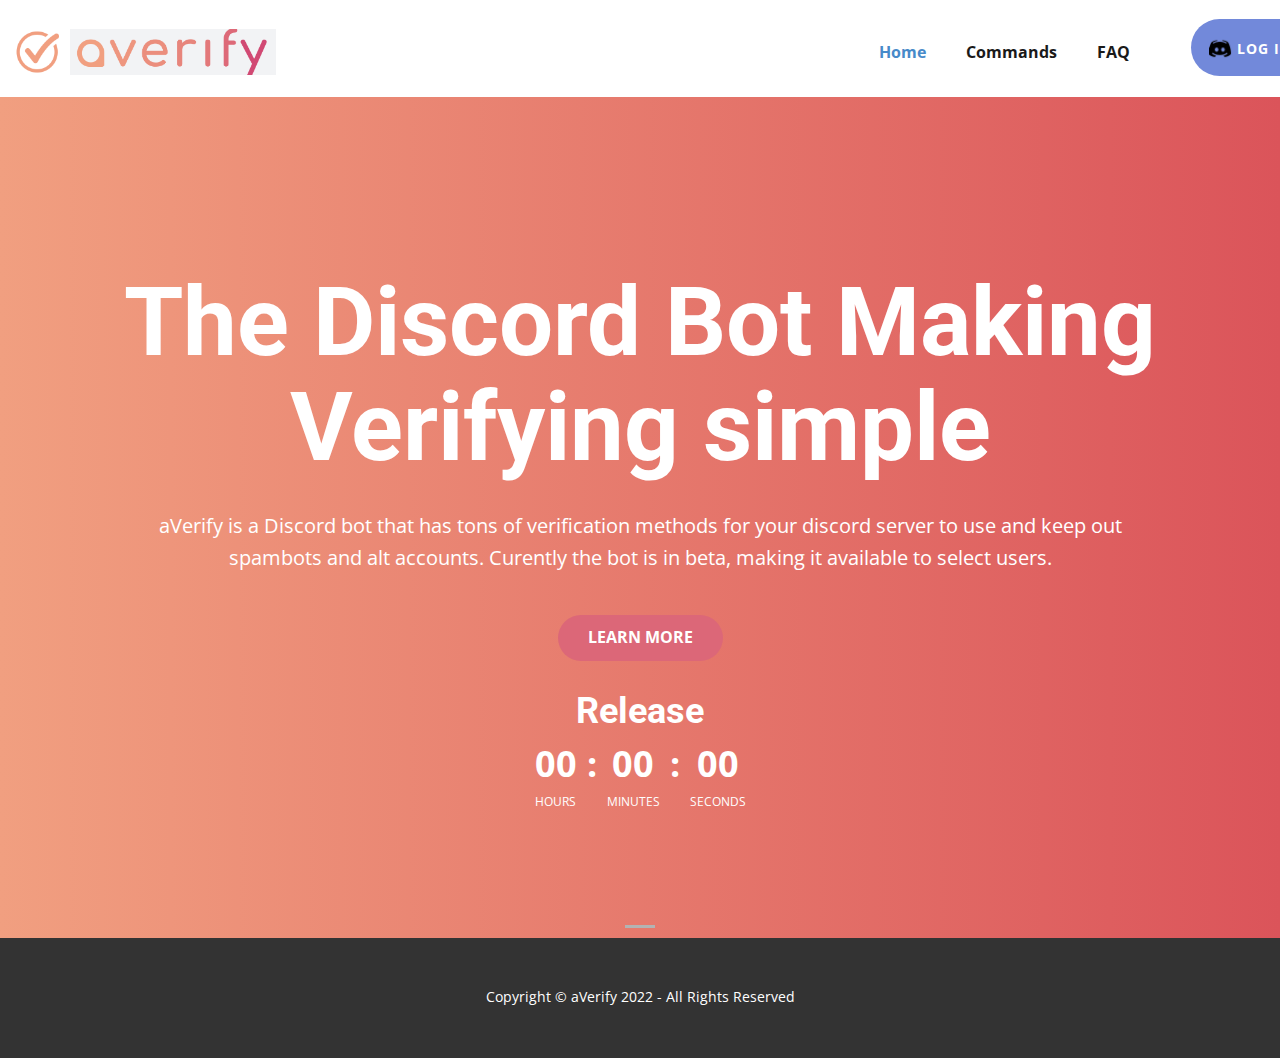
<file: index.html>
<!DOCTYPE html>
<html style="font-size: 16px;" lang="en"><head>
    <meta name="viewport" content="width=device-width, initial-scale=1.0">
    <meta charset="utf-8">
    <meta name="keywords" content="A simple verification bot">
    <meta name="description" content="">
    <title>aVerify</title>
    <link rel="stylesheet" href="nicepage.css" media="screen">
<link rel="stylesheet" href="Home.css" media="screen">
    <script class="u-script" type="text/javascript" src="jquery.js" defer=""></script>
    <script class="u-script" type="text/javascript" src="nicepage.js" defer=""></script>
    <meta name="generator" content="Nicepage 4.14.1, nicepage.com">
    <link id="u-theme-google-font" rel="stylesheet" href="https://fonts.googleapis.com/css?family=Roboto:100,100i,300,300i,400,400i,500,500i,700,700i,900,900i|Open+Sans:300,300i,400,400i,500,500i,600,600i,700,700i,800,800i">
    <link rel="shortcut icon" type="image/png" href="images/favicon.png?">
    
    
    <script type="application/ld+json">{
		"@context": "http://schema.org",
		"@type": "Organization",
		"name": "Site1",
		"logo": "images/Untitleddesign5.png"
}</script>
    <meta name="theme-color" content="#478ac9">
    <meta property="og:title" content="Home">
    <meta property="og:description" content="">
    <meta property="og:type" content="website">
  </head>
  <body data-home-page="Home.html" data-home-page-title="Home" class="u-body u-xl-mode" data-lang="en"><header class="u-clearfix u-header u-header" id="sec-15bc"><div class="u-clearfix u-sheet u-sheet-1">
        <a class="u-image u-logo u-image-1" data-image-width="800" data-image-height="800">
          <img src="images/Untitleddesign5.png" class="u-logo-image u-logo-image-1">
        </a>
        <nav class="u-menu u-menu-one-level u-offcanvas u-menu-1">
          <div class="menu-collapse" style="font-size: 1rem; letter-spacing: 0px; font-weight: 700;">
            <a class="u-button-style u-custom-border u-custom-border-color u-custom-borders u-custom-left-right-menu-spacing u-custom-padding-bottom u-custom-text-color u-custom-top-bottom-menu-spacing u-nav-link u-text-active-palette-1-base u-text-hover-palette-2-base" href="#">
              <svg class="u-svg-link" viewBox="0 0 24 24"><use xmlns:xlink="http://www.w3.org/1999/xlink" xlink:href="#menu-hamburger"></use></svg>
              <svg class="u-svg-content" version="1.1" id="menu-hamburger" viewBox="0 0 16 16" x="0px" y="0px" xmlns:xlink="http://www.w3.org/1999/xlink" xmlns="http://www.w3.org/2000/svg"><g><rect y="1" width="16" height="2"></rect><rect y="7" width="16" height="2"></rect><rect y="13" width="16" height="2"></rect>
</g></svg>
            </a>
          </div>
          <div class="u-custom-menu u-nav-container">
            <ul class="u-nav u-spacing-20 u-unstyled u-nav-1"><li class="u-nav-item"><a class="u-button-style u-nav-link u-text-active-palette-1-base u-text-grey-90 u-text-hover-palette-2-base" href="Home.html" style="padding: 10px;">Home</a>
</li><li class="u-nav-item"><a class="u-button-style u-nav-link u-text-active-palette-1-base u-text-grey-90 u-text-hover-palette-2-base" href="Commands.html" style="padding: 10px;">Commands</a>
</li><li class="u-nav-item"><a class="u-button-style u-nav-link u-text-active-palette-1-base u-text-grey-90 u-text-hover-palette-2-base" href="FAQ.html" style="padding: 10px;">FAQ</a>
</li></ul>
          </div>
          <div class="u-custom-menu u-nav-container-collapse">
            <div class="u-black u-container-style u-inner-container-layout u-opacity u-opacity-95 u-sidenav">
              <div class="u-inner-container-layout u-sidenav-overflow">
                <div class="u-menu-close"></div>
                <ul class="u-align-center u-nav u-popupmenu-items u-unstyled u-nav-2"><li class="u-nav-item"><a class="u-button-style u-nav-link" href="Home.html">Home</a>
</li><li class="u-nav-item"><a class="u-button-style u-nav-link" href="Commands.html">Commands</a>
</li><li class="u-nav-item"><a class="u-button-style u-nav-link" href="FAQ.html">FAQ</a>
</li></ul>
              </div>
            </div>
            <div class="u-black u-menu-overlay u-opacity u-opacity-70"></div>
          </div>
        </nav>
        <img class="u-image u-image-default u-image-2" src="images/Capture.png" alt="" data-image-width="683" data-image-height="192">
        <a href="https://discord.com" class="u-border-none u-btn u-btn-round u-button-style u-custom-color-3 u-hover-palette-1-light-1 u-radius-50 u-btn-1" target="_blank"><span class="u-file-icon u-icon u-icon-1"><img src="images/Discord-icon-3.png" alt=""></span>&nbsp;Log in
        </a>
      </div></header>
    <section class="u-carousel u-slide u-block-5db5-1" id="carousel_2d58" data-interval="5000" data-u-ride="carousel">
      <ol class="u-absolute-hcenter u-carousel-indicators u-block-5db5-2">
        <li data-u-target="#carousel_2d58" class="u-active u-grey-30" data-u-slide-to="0"></li>
      </ol>
      <div class="u-carousel-inner" role="listbox">
        <div class="skrollable skrollable-between u-active u-align-center u-carousel-item u-clearfix u-gradient u-section-1-1">
          <div class="u-clearfix u-sheet u-sheet-1">
            <h1 class="u-text u-text-body-alt-color u-text-default u-title u-text-1"><b>The Discord Bot Making Verifying simple</b>
            </h1>
            <p class="u-large-text u-text u-text-body-alt-color u-text-variant u-text-2">aVerify is a Discord bot that has tons of verification methods for your discord server to use and keep out spambots and alt accounts. Curently the bot is in beta, making it ​available to select users.</p>
            <a href="FAQ.html" class="u-border-none u-btn u-btn-round u-button-style u-custom-color-2 u-radius-50 u-btn-1" href="FAQ.html" >Learn More</a>
            <h3 class="u-text u-text-white u-text-3">Release</h3>
            <div class="u-countdown u-countdown-1" data-timer-id="1942" data-type="to-date" data-target-date="Thu, 18 Aug 2022 00:31:32 GMT" data-for="everyone" data-direction="down">
              <div class="u-countdown-wrapper u-spacing-20">
                <div class="u-countdown-item u-countdown-years u-hidden u-spacing-10">
                  <div class="u-countdown-counter u-countdown-counter-1"><div class="u-countdown-number u-text-white">0</div><div class="u-countdown-number u-hidden u-text-white">0</div></div>
                  <div class="u-countdown-label u-text-white u-countdown-label-1">Years</div>
                </div>
                <div class="u-countdown-separator u-hidden u-text-white u-countdown-separator-1">:</div>
                <div class="u-countdown-days u-countdown-item u-spacing-10">
                  <div class="u-countdown-counter u-countdown-counter-2"><div class="u-countdown-number u-text-white">2</div><div class="u-countdown-number u-text-white">9</div><div class="u-countdown-number u-hidden u-text-white">0</div></div>
                  <div class="u-countdown-label u-text-white u-countdown-label-2">Days</div>
                </div>
                <div class="u-countdown-separator u-text-white u-countdown-separator-2">:</div>
                <div class="u-countdown-hours u-countdown-item u-spacing-10">
                  <div class="u-countdown-counter u-countdown-counter-3"><div class="u-countdown-number u-text-white">1</div><div class="u-countdown-number u-text-white">2</div></div>
                  <div class="u-countdown-label u-text-white u-countdown-label-3">Hours</div>
                </div>
                <div class="u-countdown-separator u-text-white u-countdown-separator-3">:</div>
                <div class="u-countdown-item u-countdown-minutes u-spacing-10">
                  <div class="u-countdown-counter u-countdown-counter-4"><div class="u-countdown-number u-text-white">2</div><div class="u-countdown-number u-text-white">9</div></div>
                  <div class="u-countdown-label u-text-white u-countdown-label-4">Minutes</div>
                </div>
                <div class="u-countdown-separator u-text-white u-countdown-separator-4">:</div>
                <div class="u-countdown-item u-countdown-seconds u-spacing-10">
                  <div class="u-countdown-counter u-countdown-counter-5"><div class="u-countdown-number u-text-white">4</div><div class="u-countdown-number u-text-white">4</div></div>
                  <div class="u-countdown-label u-text-white u-countdown-label-5">Seconds</div>
                </div>
                <div class="u-countdown-separator u-hidden u-text-white u-countdown-separator-5">:</div>
                <div class="u-countdown-item u-countdown-numbers u-hidden u-spacing-10">
                  <div class="u-countdown-counter u-countdown-counter-6"><div class="u-countdown-number u-text-white">0</div><div class="u-countdown-number u-text-white">0</div></div>
                  <div class="u-countdown-label u-text-white u-countdown-label-6">Items</div>
                </div>
              </div>
              <div class="u-countdown-message u-hidden">
                <p>Sorry, the time is up.</p>
              </div>
            </div>
          </div>
        </div>
      </div>
      <a class="u-absolute-vcenter u-carousel-control u-carousel-control-prev u-hidden u-text-grey-30 u-block-5db5-3" href="#carousel_2d58" role="button" data-u-slide="prev">
        <span aria-hidden="true">
          <svg class="u-svg-link" viewBox="0 0 477.175 477.175"><path d="M145.188,238.575l215.5-215.5c5.3-5.3,5.3-13.8,0-19.1s-13.8-5.3-19.1,0l-225.1,225.1c-5.3,5.3-5.3,13.8,0,19.1l225.1,225
                    c2.6,2.6,6.1,4,9.5,4s6.9-1.3,9.5-4c5.3-5.3,5.3-13.8,0-19.1L145.188,238.575z"></path></svg>
        </span>
        <span class="sr-only">Previous</span>
      </a>
      <a class="u-carousel-control u-carousel-control-next u-hidden u-text-grey-30 u-block-5db5-4" href="#carousel_2d58" role="button" data-u-slide="next">
        <span aria-hidden="true">
          <svg class="u-svg-link" viewBox="0 0 477.175 477.175"><path d="M360.731,229.075l-225.1-225.1c-5.3-5.3-13.8-5.3-19.1,0s-5.3,13.8,0,19.1l215.5,215.5l-215.5,215.5
                    c-5.3,5.3-5.3,13.8,0,19.1c2.6,2.6,6.1,4,9.5,4c3.4,0,6.9-1.3,9.5-4l225.1-225.1C365.931,242.875,365.931,234.275,360.731,229.075z"></path></svg>
        </span>
        <span class="sr-only">Next</span>
      </a>
    </section>
    
    
    <footer class="u-align-center u-clearfix u-footer u-grey-80 u-footer" id="sec-d549"><div class="u-clearfix u-sheet u-sheet-1">
        <p class="u-small-text u-text u-text-variant u-text-1">Copyright ©&nbsp;aVerify 2022 - All Rights Reserved</p>
      </div></footer>
</body></html>
</file>
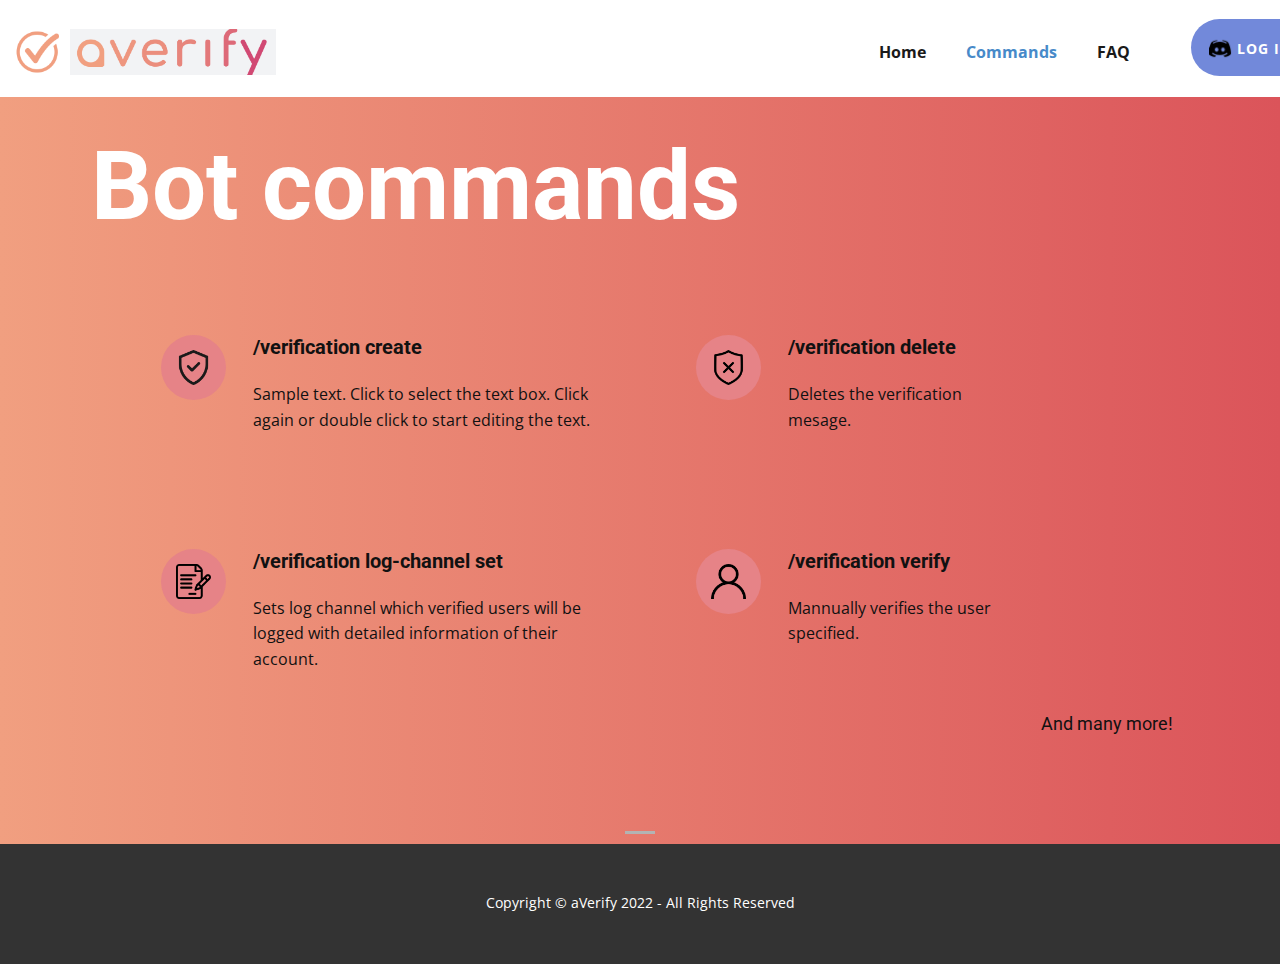
<file: Commands.html>
<!DOCTYPE html>
<html style="font-size: 16px;" lang="en"><head>
    <meta name="viewport" content="width=device-width, initial-scale=1.0">
    <meta charset="utf-8">
    <meta name="keywords" content="GradientFill">
    <meta name="description" content="">
    <title>aVerify</title>
    <link rel="stylesheet" href="nicepage.css" media="screen">
<link rel="stylesheet" href="Commands.css" media="screen">
    <script class="u-script" type="text/javascript" src="jquery.js" defer=""></script>
    <script class="u-script" type="text/javascript" src="nicepage.js" defer=""></script>
    <meta name="generator" content="Nicepage 4.14.1, nicepage.com">
    <link id="u-theme-google-font" rel="stylesheet" href="https://fonts.googleapis.com/css?family=Roboto:100,100i,300,300i,400,400i,500,500i,700,700i,900,900i|Open+Sans:300,300i,400,400i,500,500i,600,600i,700,700i,800,800i">
    <link rel="shortcut icon" type="image/png" href="images/favicon.png?">
    
    
    <script type="application/ld+json">{
		"@context": "http://schema.org",
		"@type": "Organization",
		"name": "Site1",
		"logo": "images/Untitleddesign5.png"
}</script>
    <meta name="theme-color" content="#478ac9">
    <meta property="og:title" content="Commands">
    <meta property="og:description" content="">
    <meta property="og:type" content="website">
  </head>
  <body class="u-body u-xl-mode" data-lang="en"><header class="u-clearfix u-header u-header" id="sec-15bc"><div class="u-clearfix u-sheet u-sheet-1">
        <a class="u-image u-logo u-image-1" data-image-width="800" data-image-height="800">
          <img src="images/Untitleddesign5.png" class="u-logo-image u-logo-image-1">
        </a>
        <nav class="u-menu u-menu-one-level u-offcanvas u-menu-1">
          <div class="menu-collapse" style="font-size: 1rem; letter-spacing: 0px; font-weight: 700;">
            <a class="u-button-style u-custom-border u-custom-border-color u-custom-borders u-custom-left-right-menu-spacing u-custom-padding-bottom u-custom-text-color u-custom-top-bottom-menu-spacing u-nav-link u-text-active-palette-1-base u-text-hover-palette-2-base" href="#">
              <svg class="u-svg-link" viewBox="0 0 24 24"><use xmlns:xlink="http://www.w3.org/1999/xlink" xlink:href="#menu-hamburger"></use></svg>
              <svg class="u-svg-content" version="1.1" id="menu-hamburger" viewBox="0 0 16 16" x="0px" y="0px" xmlns:xlink="http://www.w3.org/1999/xlink" xmlns="http://www.w3.org/2000/svg"><g><rect y="1" width="16" height="2"></rect><rect y="7" width="16" height="2"></rect><rect y="13" width="16" height="2"></rect>
</g></svg>
            </a>
          </div>
          <div class="u-custom-menu u-nav-container">
            <ul class="u-nav u-spacing-20 u-unstyled u-nav-1"><li class="u-nav-item"><a class="u-button-style u-nav-link u-text-active-palette-1-base u-text-grey-90 u-text-hover-palette-2-base" href="Home.html" style="padding: 10px;">Home</a>
</li><li class="u-nav-item"><a class="u-button-style u-nav-link u-text-active-palette-1-base u-text-grey-90 u-text-hover-palette-2-base" href="Commands.html" style="padding: 10px;">Commands</a>
</li><li class="u-nav-item"><a class="u-button-style u-nav-link u-text-active-palette-1-base u-text-grey-90 u-text-hover-palette-2-base" href="FAQ.html" style="padding: 10px;">FAQ</a>
</li></ul>
          </div>
          <div class="u-custom-menu u-nav-container-collapse">
            <div class="u-black u-container-style u-inner-container-layout u-opacity u-opacity-95 u-sidenav">
              <div class="u-inner-container-layout u-sidenav-overflow">
                <div class="u-menu-close"></div>
                <ul class="u-align-center u-nav u-popupmenu-items u-unstyled u-nav-2"><li class="u-nav-item"><a class="u-button-style u-nav-link" href="Home.html">Home</a>
</li><li class="u-nav-item"><a class="u-button-style u-nav-link" href="Commands.html">Commands</a>
</li><li class="u-nav-item"><a class="u-button-style u-nav-link" href="FAQ.html">FAQ</a>
</li></ul>
              </div>
            </div>
            <div class="u-black u-menu-overlay u-opacity u-opacity-70"></div>
          </div>
        </nav>
        <img class="u-image u-image-default u-image-2" src="images/Capture.png" alt="" data-image-width="683" data-image-height="192">
        <a href="https://discord.com" class="u-border-none u-btn u-btn-round u-button-style u-custom-color-3 u-hover-palette-1-light-1 u-radius-50 u-btn-1" target="_blank"><span class="u-file-icon u-icon u-icon-1"><img src="images/Discord-icon-3.png" alt=""></span>&nbsp;Log in
        </a>
      </div></header>
    <section class="u-carousel u-slide u-block-144e-1" id="carousel_82b0" data-interval="5000" data-u-ride="carousel">
      <ol class="u-absolute-hcenter u-carousel-indicators u-block-144e-2">
        <li data-u-target="#carousel_82b0" class="u-active u-grey-30" data-u-slide-to="0"></li>
      </ol>
      <div class="u-carousel-inner" role="listbox">
        <div class="skrollable skrollable-between u-active u-align-center u-carousel-item u-clearfix u-gradient u-section-1-1">
          <div class="u-clearfix u-sheet u-sheet-1">
            <h1 class="u-text u-text-body-alt-color u-text-default u-title u-text-1"><b>Bot commands</b>
            </h1>
            <div class="u-list u-list-1">
              <div class="u-repeater u-repeater-1">
                <div class="u-container-style u-list-item u-repeater-item">
                  <div class="u-container-layout u-similar-container u-container-layout-1"><span class="u-file-icon u-icon u-icon-circle u-palette-2-light-1 u-text-grey-90 u-icon-1"><img src="images/2438078.png" alt=""></span>
                    <div class="u-container-style u-group u-group-1">
                      <div class="u-container-layout u-valign-top u-container-layout-2">
                        <h5 class="u-text u-text-2">/verification create</h5>
                        <p class="u-text u-text-3">Sample text. Click to select the text box. Click again or double click to start editing the text.</p>
                      </div>
                    </div>
                  </div>
                </div>
                <div class="u-container-style u-list-item u-repeater-item">
                  <div class="u-container-layout u-similar-container u-container-layout-3"><span class="u-file-icon u-icon u-icon-circle u-palette-2-light-1 u-icon-2"><img src="images/6957329.png" alt=""></span>
                    <div class="u-container-style u-group u-video-cover u-group-2">
                      <div class="u-container-layout u-valign-top u-container-layout-4">
                        <h5 class="u-text u-text-default u-text-4">/verification delete</h5>
                        <p class="u-text u-text-5">Deletes the verification mesage.</p>
                      </div>
                    </div>
                  </div>
                </div>
                <div class="u-container-style u-list-item u-repeater-item">
                  <div class="u-container-layout u-similar-container u-container-layout-5"><span class="u-file-icon u-icon u-icon-circle u-palette-2-light-1 u-icon-3"><img src="images/684831.png" alt=""></span>
                    <div class="u-container-style u-group u-video-cover u-group-3">
                      <div class="u-container-layout u-valign-top u-container-layout-6">
                        <h5 class="u-text u-text-default u-text-6">/verification log-channel set</h5>
                        <p class="u-text u-text-7">Sets log channel which verified users will be logged with detailed information of their account.</p>
                      </div>
                    </div>
                  </div>
                </div>
                <div class="u-container-style u-list-item u-repeater-item">
                  <div class="u-container-layout u-similar-container u-container-layout-7"><span class="u-file-icon u-icon u-icon-circle u-palette-2-light-1 u-icon-4"><img src="images/747376.png" alt=""></span>
                    <div class="u-container-style u-group u-video-cover u-group-4">
                      <div class="u-container-layout u-valign-top u-container-layout-8">
                        <h5 class="u-text u-text-default u-text-8">/verification verify</h5>
                        <p class="u-text u-text-9">Mannually verifies the user specified.</p>
                      </div>
                    </div>
                  </div>
                </div>
              </div>
            </div>
            <h6 class="u-text u-text-default u-text-10">And many more!</h6>
          </div>
        </div>
      </div>
      <a class="u-absolute-vcenter u-carousel-control u-carousel-control-prev u-hidden u-text-grey-30 u-block-144e-3" href="#carousel_82b0" role="button" data-u-slide="prev">
        <span aria-hidden="true">
          <svg class="u-svg-link" viewBox="0 0 477.175 477.175"><path d="M145.188,238.575l215.5-215.5c5.3-5.3,5.3-13.8,0-19.1s-13.8-5.3-19.1,0l-225.1,225.1c-5.3,5.3-5.3,13.8,0,19.1l225.1,225
                    c2.6,2.6,6.1,4,9.5,4s6.9-1.3,9.5-4c5.3-5.3,5.3-13.8,0-19.1L145.188,238.575z"></path></svg>
        </span>
        <span class="sr-only">Previous</span>
      </a>
      <a class="u-absolute-vcenter u-carousel-control u-carousel-control-next u-hidden u-text-grey-30 u-block-144e-4" href="#carousel_82b0" role="button" data-u-slide="next">
        <span aria-hidden="true">
          <svg class="u-svg-link" viewBox="0 0 477.175 477.175"><path d="M360.731,229.075l-225.1-225.1c-5.3-5.3-13.8-5.3-19.1,0s-5.3,13.8,0,19.1l215.5,215.5l-215.5,215.5
                    c-5.3,5.3-5.3,13.8,0,19.1c2.6,2.6,6.1,4,9.5,4c3.4,0,6.9-1.3,9.5-4l225.1-225.1C365.931,242.875,365.931,234.275,360.731,229.075z"></path></svg>
        </span>
        <span class="sr-only">Next</span>
      </a>
    </section>
    
    
    <footer class="u-align-center u-clearfix u-footer u-grey-80 u-footer" id="sec-d549"><div class="u-clearfix u-sheet u-sheet-1">
        <p class="u-small-text u-text u-text-variant u-text-1">Copyright ©&nbsp;aVerify 2022 - All Rights Reserved</p>
      </div></footer>
</body></html>
</file>
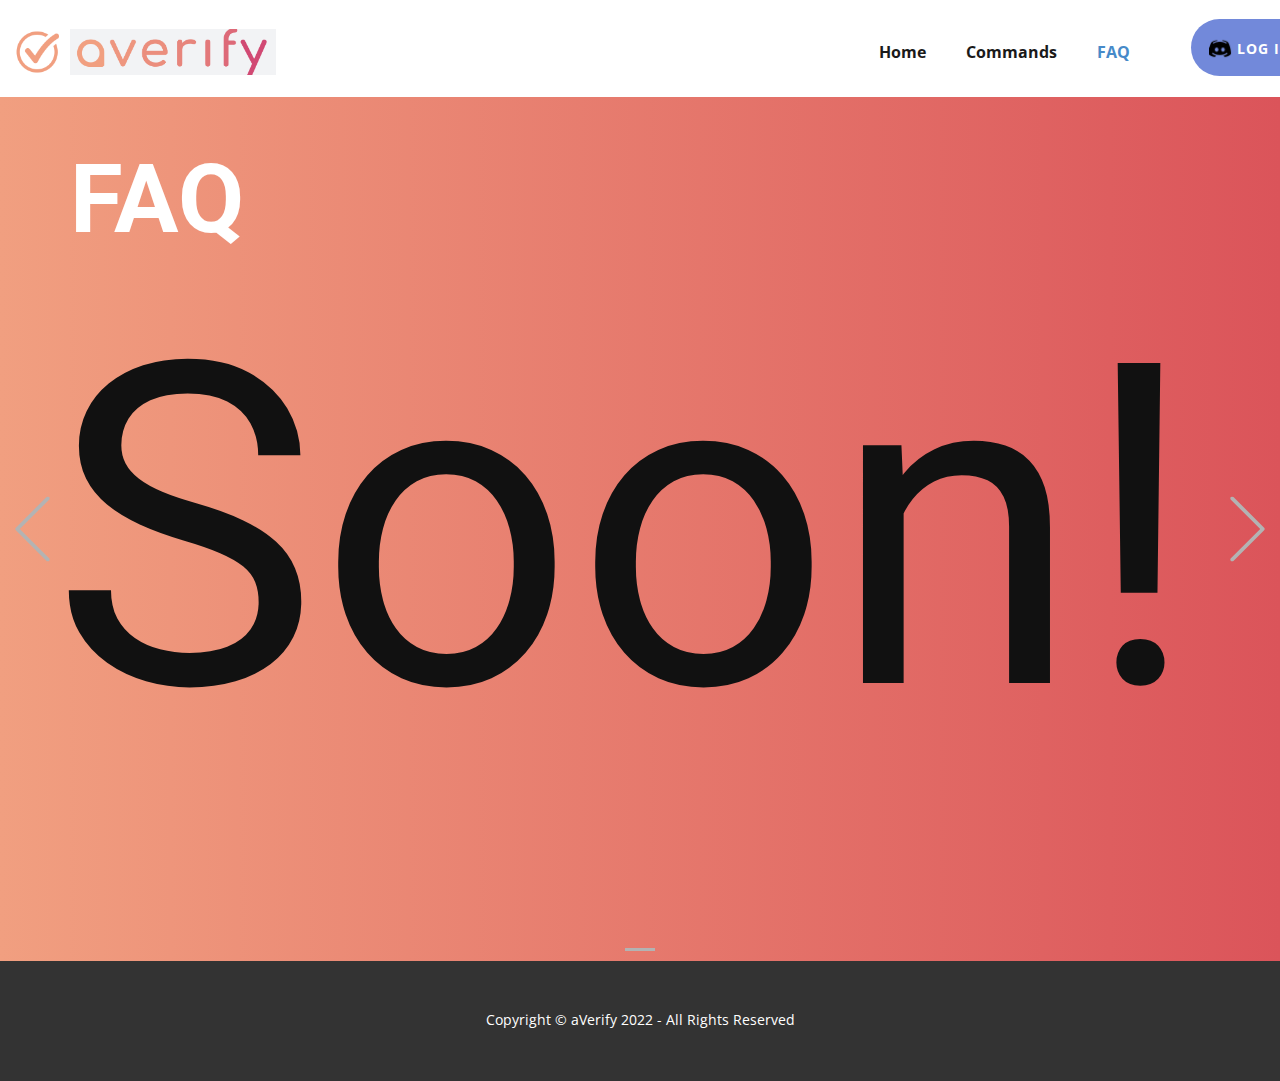
<file: FAQ.html>
<!DOCTYPE html>
<html style="font-size: 16px;" lang="en"><head>
    <meta name="viewport" content="width=device-width, initial-scale=1.0">
    <meta charset="utf-8">
    <meta name="keywords" content="FAQ">
    <meta name="description" content="">
    <title>aVerify</title>
    <link rel="stylesheet" href="nicepage.css" media="screen">
<link rel="stylesheet" href="FAQ.css" media="screen">
    <script class="u-script" type="text/javascript" src="jquery.js" defer=""></script>
    <script class="u-script" type="text/javascript" src="nicepage.js" defer=""></script>
    <meta name="generator" content="Nicepage 4.14.1, nicepage.com">
    <link id="u-theme-google-font" rel="stylesheet" href="https://fonts.googleapis.com/css?family=Roboto:100,100i,300,300i,400,400i,500,500i,700,700i,900,900i|Open+Sans:300,300i,400,400i,500,500i,600,600i,700,700i,800,800i">
    <link rel="shortcut icon" type="image/png" href="images/favicon.png?">
    
    
    <script type="application/ld+json">{
		"@context": "http://schema.org",
		"@type": "Organization",
		"name": "Site1",
		"logo": "images/Untitleddesign5.png"
}</script>
    <meta name="theme-color" content="#478ac9">
    <meta property="og:title" content="FAQ">
    <meta property="og:description" content="">
    <meta property="og:type" content="website">
  </head>
  <body class="u-body u-xl-mode" data-lang="en"><header class="u-clearfix u-header u-header" id="sec-15bc"><div class="u-clearfix u-sheet u-sheet-1">
        <a class="u-image u-logo u-image-1" data-image-width="800" data-image-height="800">
          <img src="images/Untitleddesign5.png" class="u-logo-image u-logo-image-1">
        </a>
        <nav class="u-menu u-menu-one-level u-offcanvas u-menu-1">
          <div class="menu-collapse" style="font-size: 1rem; letter-spacing: 0px; font-weight: 700;">
            <a class="u-button-style u-custom-border u-custom-border-color u-custom-borders u-custom-left-right-menu-spacing u-custom-padding-bottom u-custom-text-color u-custom-top-bottom-menu-spacing u-nav-link u-text-active-palette-1-base u-text-hover-palette-2-base" href="#">
              <svg class="u-svg-link" viewBox="0 0 24 24"><use xmlns:xlink="http://www.w3.org/1999/xlink" xlink:href="#menu-hamburger"></use></svg>
              <svg class="u-svg-content" version="1.1" id="menu-hamburger" viewBox="0 0 16 16" x="0px" y="0px" xmlns:xlink="http://www.w3.org/1999/xlink" xmlns="http://www.w3.org/2000/svg"><g><rect y="1" width="16" height="2"></rect><rect y="7" width="16" height="2"></rect><rect y="13" width="16" height="2"></rect>
</g></svg>
            </a>
          </div>
          <div class="u-custom-menu u-nav-container">
            <ul class="u-nav u-spacing-20 u-unstyled u-nav-1"><li class="u-nav-item"><a class="u-button-style u-nav-link u-text-active-palette-1-base u-text-grey-90 u-text-hover-palette-2-base" href="Home.html" style="padding: 10px;">Home</a>
</li><li class="u-nav-item"><a class="u-button-style u-nav-link u-text-active-palette-1-base u-text-grey-90 u-text-hover-palette-2-base" href="Commands.html" style="padding: 10px;">Commands</a>
</li><li class="u-nav-item"><a class="u-button-style u-nav-link u-text-active-palette-1-base u-text-grey-90 u-text-hover-palette-2-base" href="FAQ.html" style="padding: 10px;">FAQ</a>
</li></ul>
          </div>
          <div class="u-custom-menu u-nav-container-collapse">
            <div class="u-black u-container-style u-inner-container-layout u-opacity u-opacity-95 u-sidenav">
              <div class="u-inner-container-layout u-sidenav-overflow">
                <div class="u-menu-close"></div>
                <ul class="u-align-center u-nav u-popupmenu-items u-unstyled u-nav-2"><li class="u-nav-item"><a class="u-button-style u-nav-link" href="Home.html">Home</a>
</li><li class="u-nav-item"><a class="u-button-style u-nav-link" href="Commands.html">Commands</a>
</li><li class="u-nav-item"><a class="u-button-style u-nav-link" href="FAQ.html">FAQ</a>
</li></ul>
              </div>
            </div>
            <div class="u-black u-menu-overlay u-opacity u-opacity-70"></div>
          </div>
        </nav>
        <img class="u-image u-image-default u-image-2" src="images/Capture.png" alt="" data-image-width="683" data-image-height="192">
        <a href="https://discord.com" class="u-border-none u-btn u-btn-round u-button-style u-custom-color-3 u-hover-palette-1-light-1 u-radius-50 u-btn-1" target="_blank"><span class="u-file-icon u-icon u-icon-1"><img src="images/Discord-icon-3.png" alt=""></span>&nbsp;Log in
        </a>
      </div></header>
    <section class="u-carousel u-slide u-block-fc0d-1" id="carousel_dd25" data-interval="5000" data-u-ride="carousel">
      <ol class="u-absolute-hcenter u-carousel-indicators u-block-fc0d-2">
        <li data-u-target="#carousel_dd25" class="u-active u-grey-30" data-u-slide-to="0"></li>
      </ol>
      <div class="u-carousel-inner" role="listbox">
        <div class="skrollable skrollable-between u-active u-align-center u-carousel-item u-clearfix u-gradient u-section-1-1">
          <div class="u-clearfix u-sheet u-sheet-1">
            <h1 class="u-text u-text-body-alt-color u-text-default u-title u-text-1"><b>FAQ</b>
            </h1>
            <h1 class="u-text u-text-default u-text-2">Soon!</h1>
          </div>
        </div>
      </div>
      <a class="u-absolute-vcenter u-carousel-control u-carousel-control-prev u-text-grey-30 u-block-fc0d-3" href="#carousel_dd25" role="button" data-u-slide="prev">
        <span aria-hidden="true">
          <svg class="u-svg-link" viewBox="0 0 477.175 477.175"><path d="M145.188,238.575l215.5-215.5c5.3-5.3,5.3-13.8,0-19.1s-13.8-5.3-19.1,0l-225.1,225.1c-5.3,5.3-5.3,13.8,0,19.1l225.1,225
                    c2.6,2.6,6.1,4,9.5,4s6.9-1.3,9.5-4c5.3-5.3,5.3-13.8,0-19.1L145.188,238.575z"></path></svg>
        </span>
        <span class="sr-only">Previous</span>
      </a>
      <a class="u-absolute-vcenter u-carousel-control u-carousel-control-next u-text-grey-30 u-block-fc0d-4" href="#carousel_dd25" role="button" data-u-slide="next">
        <span aria-hidden="true">
          <svg class="u-svg-link" viewBox="0 0 477.175 477.175"><path d="M360.731,229.075l-225.1-225.1c-5.3-5.3-13.8-5.3-19.1,0s-5.3,13.8,0,19.1l215.5,215.5l-215.5,215.5
                    c-5.3,5.3-5.3,13.8,0,19.1c2.6,2.6,6.1,4,9.5,4c3.4,0,6.9-1.3,9.5-4l225.1-225.1C365.931,242.875,365.931,234.275,360.731,229.075z"></path></svg>
        </span>
        <span class="sr-only">Next</span>
      </a>
    </section>
    
    
    <footer class="u-align-center u-clearfix u-footer u-grey-80 u-footer" id="sec-d549"><div class="u-clearfix u-sheet u-sheet-1">
        <p class="u-small-text u-text u-text-variant u-text-1">Copyright ©&nbsp;aVerify 2022 - All Rights Reserved</p>
      </div></footer>
</body></html>
</file>
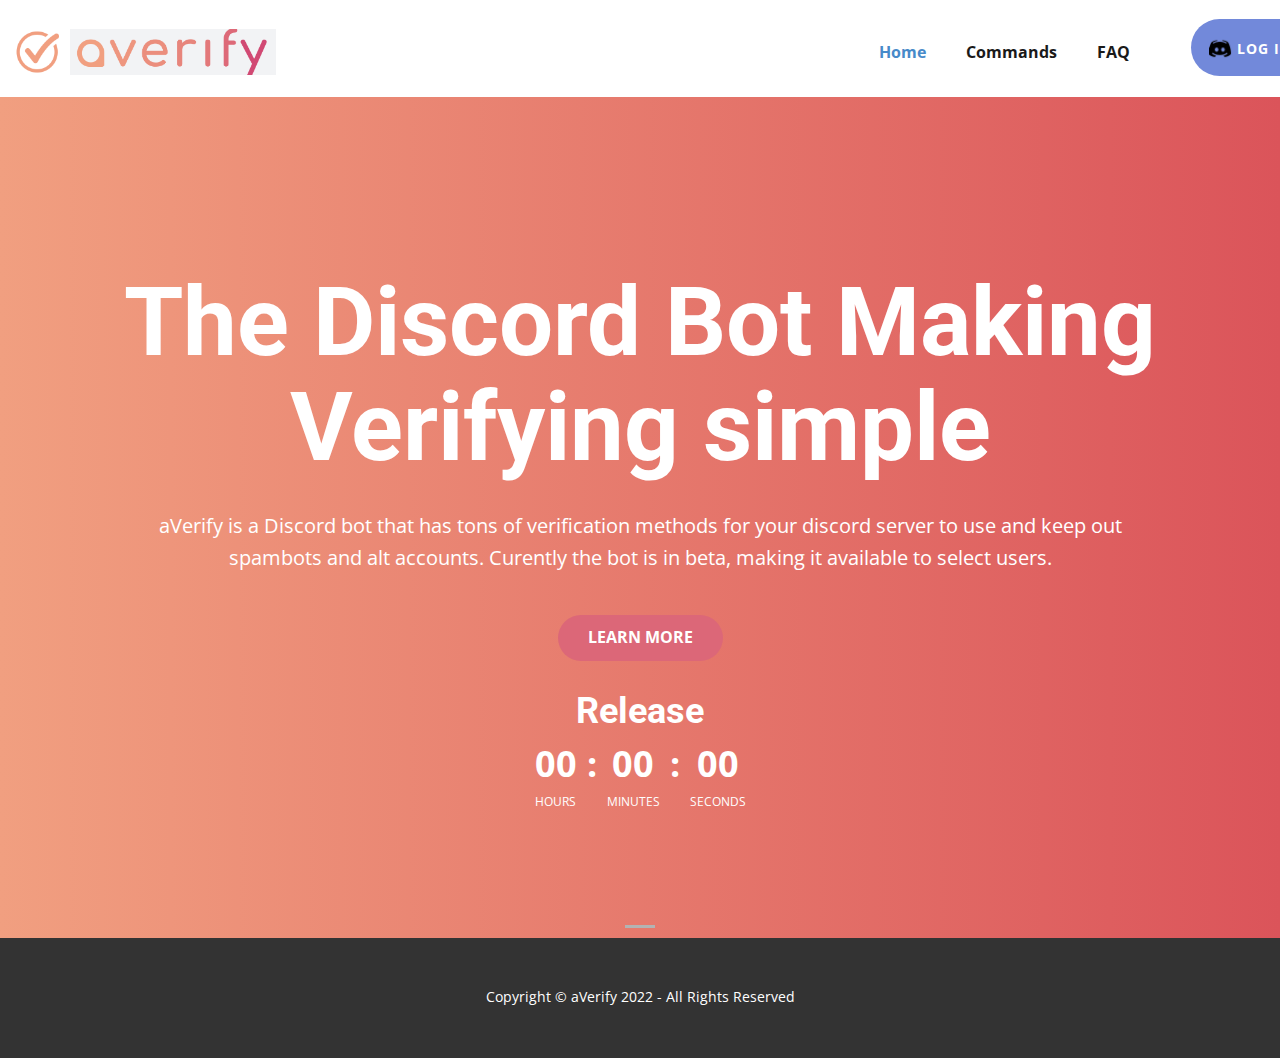
<file: Home.html>
<!DOCTYPE html>
<html style="font-size: 16px;" lang="en"><head>
    <meta name="viewport" content="width=device-width, initial-scale=1.0">
    <meta charset="utf-8">
    <meta name="keywords" content="A simple verification bot">
    <meta name="description" content="">
    <title>aVerify</title>
    <link rel="stylesheet" href="nicepage.css" media="screen">
<link rel="stylesheet" href="Home.css" media="screen">
    <script class="u-script" type="text/javascript" src="jquery.js" defer=""></script>
    <script class="u-script" type="text/javascript" src="nicepage.js" defer=""></script>
    <meta name="generator" content="Nicepage 4.14.1, nicepage.com">
    <link id="u-theme-google-font" rel="stylesheet" href="https://fonts.googleapis.com/css?family=Roboto:100,100i,300,300i,400,400i,500,500i,700,700i,900,900i|Open+Sans:300,300i,400,400i,500,500i,600,600i,700,700i,800,800i">
    <link rel="shortcut icon" type="image/png" href="images/favicon.png?">
    
    
    <script type="application/ld+json">{
		"@context": "http://schema.org",
		"@type": "Organization",
		"name": "Site1",
		"logo": "images/Untitleddesign5.png"
}</script>
    <meta name="theme-color" content="#478ac9">
    <meta property="og:title" content="Home">
    <meta property="og:description" content="">
    <meta property="og:type" content="website">
  </head>
  <body class="u-body u-xl-mode" data-lang="en"><header class="u-clearfix u-header u-header" id="sec-15bc"><div class="u-clearfix u-sheet u-sheet-1">
          <a class="u-image u-logo u-image-1" data-image-width="800" data-image-height="800">
          <img src="images/Untitleddesign5.png" class="u-logo-image u-logo-image-1">
        </a>
        <nav class="u-menu u-menu-one-level u-offcanvas u-menu-1">
          <div class="menu-collapse" style="font-size: 1rem; letter-spacing: 0px; font-weight: 700;">
            <a class="u-button-style u-custom-border u-custom-border-color u-custom-borders u-custom-left-right-menu-spacing u-custom-padding-bottom u-custom-text-color u-custom-top-bottom-menu-spacing u-nav-link u-text-active-palette-1-base u-text-hover-palette-2-base" href="#">
              <svg class="u-svg-link" viewBox="0 0 24 24"><use xmlns:xlink="http://www.w3.org/1999/xlink" xlink:href="#menu-hamburger"></use></svg>
              <svg class="u-svg-content" version="1.1" id="menu-hamburger" viewBox="0 0 16 16" x="0px" y="0px" xmlns:xlink="http://www.w3.org/1999/xlink" xmlns="http://www.w3.org/2000/svg"><g><rect y="1" width="16" height="2"></rect><rect y="7" width="16" height="2"></rect><rect y="13" width="16" height="2"></rect>
</g></svg>
            </a>
          </div>
          <div class="u-custom-menu u-nav-container">
            <ul class="u-nav u-spacing-20 u-unstyled u-nav-1"><li class="u-nav-item"><a class="u-button-style u-nav-link u-text-active-palette-1-base u-text-grey-90 u-text-hover-palette-2-base" href="Home.html" style="padding: 10px;">Home</a>
</li><li class="u-nav-item"><a class="u-button-style u-nav-link u-text-active-palette-1-base u-text-grey-90 u-text-hover-palette-2-base" href="Commands.html" style="padding: 10px;">Commands</a>
</li><li class="u-nav-item"><a class="u-button-style u-nav-link u-text-active-palette-1-base u-text-grey-90 u-text-hover-palette-2-base" href="FAQ.html" style="padding: 10px;">FAQ</a>
</li></ul>
          </div>
          <div class="u-custom-menu u-nav-container-collapse">
            <div class="u-black u-container-style u-inner-container-layout u-opacity u-opacity-95 u-sidenav">
              <div class="u-inner-container-layout u-sidenav-overflow">
                <div class="u-menu-close"></div>
                <ul class="u-align-center u-nav u-popupmenu-items u-unstyled u-nav-2"><li class="u-nav-item"><a class="u-button-style u-nav-link" href="Home.html">Home</a>
</li><li class="u-nav-item"><a class="u-button-style u-nav-link" href="Commands.html">Commands</a>
</li><li class="u-nav-item"><a class="u-button-style u-nav-link" href="FAQ.html">FAQ</a>
</li></ul>
              </div>
            </div>
            <div class="u-black u-menu-overlay u-opacity u-opacity-70"></div>
          </div>
        </nav>
        <img class="u-image u-image-default u-image-2" src="images/Capture.png" alt="" data-image-width="683" data-image-height="192">
        <a href="https://discord.com" class="u-border-none u-btn u-btn-round u-button-style u-custom-color-3 u-hover-palette-1-light-1 u-radius-50 u-btn-1" target="_blank"><span class="u-file-icon u-icon u-icon-1"><img src="images/Discord-icon-3.png" alt=""></span>&nbsp;Log in
        </a>
      </div></header>
    <section class="u-carousel u-slide u-block-5db5-1" id="carousel_2d58" data-interval="5000" data-u-ride="carousel">
      <ol class="u-absolute-hcenter u-carousel-indicators u-block-5db5-2">
        <li data-u-target="#carousel_2d58" class="u-active u-grey-30" data-u-slide-to="0"></li>
      </ol>
      <div class="u-carousel-inner" role="listbox">
        <div class="skrollable skrollable-between u-active u-align-center u-carousel-item u-clearfix u-gradient u-section-1-1">
          <div class="u-clearfix u-sheet u-sheet-1">
            <h1 class="u-text u-text-body-alt-color u-text-default u-title u-text-1"><b>The Discord Bot Making Verifying simple</b>
            </h1>
            <p class="u-large-text u-text u-text-body-alt-color u-text-variant u-text-2">aVerify is a Discord bot that has tons of verification methods for your discord server to use and keep out spambots and alt accounts. Curently the bot is in beta, making it ​available to select users.</p>
            <a href="FAQ.html" class="u-border-none u-btn u-btn-round u-button-style u-custom-color-2 u-radius-50 u-btn-1" href="FAQ.html" >Learn More</a>
            <h3 class="u-text u-text-white u-text-3">Release</h3>
            <div class="u-countdown u-countdown-1" data-timer-id="1942" data-type="to-date" data-target-date="Thu, 18 Aug 2022 00:31:32 GMT" data-for="everyone" data-direction="down">
              <div class="u-countdown-wrapper u-spacing-20">
                <div class="u-countdown-item u-countdown-years u-hidden u-spacing-10">
                  <div class="u-countdown-counter u-countdown-counter-1"><div class="u-countdown-number u-text-white">0</div><div class="u-countdown-number u-hidden u-text-white">0</div></div>
                  <div class="u-countdown-label u-text-white u-countdown-label-1">Years</div>
                </div>
                <div class="u-countdown-separator u-hidden u-text-white u-countdown-separator-1">:</div>
                <div class="u-countdown-days u-countdown-item u-spacing-10">
                  <div class="u-countdown-counter u-countdown-counter-2"><div class="u-countdown-number u-text-white">2</div><div class="u-countdown-number u-text-white">9</div><div class="u-countdown-number u-hidden u-text-white">0</div></div>
                  <div class="u-countdown-label u-text-white u-countdown-label-2">Days</div>
                </div>
                <div class="u-countdown-separator u-text-white u-countdown-separator-2">:</div>
                <div class="u-countdown-hours u-countdown-item u-spacing-10">
                  <div class="u-countdown-counter u-countdown-counter-3"><div class="u-countdown-number u-text-white">1</div><div class="u-countdown-number u-text-white">2</div></div>
                  <div class="u-countdown-label u-text-white u-countdown-label-3">Hours</div>
                </div>
                <div class="u-countdown-separator u-text-white u-countdown-separator-3">:</div>
                <div class="u-countdown-item u-countdown-minutes u-spacing-10">
                  <div class="u-countdown-counter u-countdown-counter-4"><div class="u-countdown-number u-text-white">2</div><div class="u-countdown-number u-text-white">9</div></div>
                  <div class="u-countdown-label u-text-white u-countdown-label-4">Minutes</div>
                </div>
                <div class="u-countdown-separator u-text-white u-countdown-separator-4">:</div>
                <div class="u-countdown-item u-countdown-seconds u-spacing-10">
                  <div class="u-countdown-counter u-countdown-counter-5"><div class="u-countdown-number u-text-white">4</div><div class="u-countdown-number u-text-white">4</div></div>
                  <div class="u-countdown-label u-text-white u-countdown-label-5">Seconds</div>
                </div>
                <div class="u-countdown-separator u-hidden u-text-white u-countdown-separator-5">:</div>
                <div class="u-countdown-item u-countdown-numbers u-hidden u-spacing-10">
                  <div class="u-countdown-counter u-countdown-counter-6"><div class="u-countdown-number u-text-white">0</div><div class="u-countdown-number u-text-white">0</div></div>
                  <div class="u-countdown-label u-text-white u-countdown-label-6">Items</div>
                </div>
              </div>
              <div class="u-countdown-message u-hidden">
                <p>Sorry, the time is up.</p>
              </div>
            </div>
          </div>
        </div>
      </div>
      <a class="u-absolute-vcenter u-carousel-control u-carousel-control-prev u-hidden u-text-grey-30 u-block-5db5-3" href="#carousel_2d58" role="button" data-u-slide="prev">
        <span aria-hidden="true">
          <svg class="u-svg-link" viewBox="0 0 477.175 477.175"><path d="M145.188,238.575l215.5-215.5c5.3-5.3,5.3-13.8,0-19.1s-13.8-5.3-19.1,0l-225.1,225.1c-5.3,5.3-5.3,13.8,0,19.1l225.1,225
                    c2.6,2.6,6.1,4,9.5,4s6.9-1.3,9.5-4c5.3-5.3,5.3-13.8,0-19.1L145.188,238.575z"></path></svg>
        </span>
        <span class="sr-only">Previous</span>
      </a>
      <a class="u-carousel-control u-carousel-control-next u-hidden u-text-grey-30 u-block-5db5-4" href="#carousel_2d58" role="button" data-u-slide="next">
        <span aria-hidden="true">
          <svg class="u-svg-link" viewBox="0 0 477.175 477.175"><path d="M360.731,229.075l-225.1-225.1c-5.3-5.3-13.8-5.3-19.1,0s-5.3,13.8,0,19.1l215.5,215.5l-215.5,215.5
                    c-5.3,5.3-5.3,13.8,0,19.1c2.6,2.6,6.1,4,9.5,4c3.4,0,6.9-1.3,9.5-4l225.1-225.1C365.931,242.875,365.931,234.275,360.731,229.075z"></path></svg>
        </span>
        <span class="sr-only">Next</span>
      </a>
    </section>
    
    
    <footer class="u-align-center u-clearfix u-footer u-grey-80 u-footer" id="sec-d549"><div class="u-clearfix u-sheet u-sheet-1">
        <p class="u-small-text u-text u-text-variant u-text-1">Copyright ©&nbsp;aVerify 2022 - All Rights Reserved</p>
      </div></footer>
</body></html>
</file>
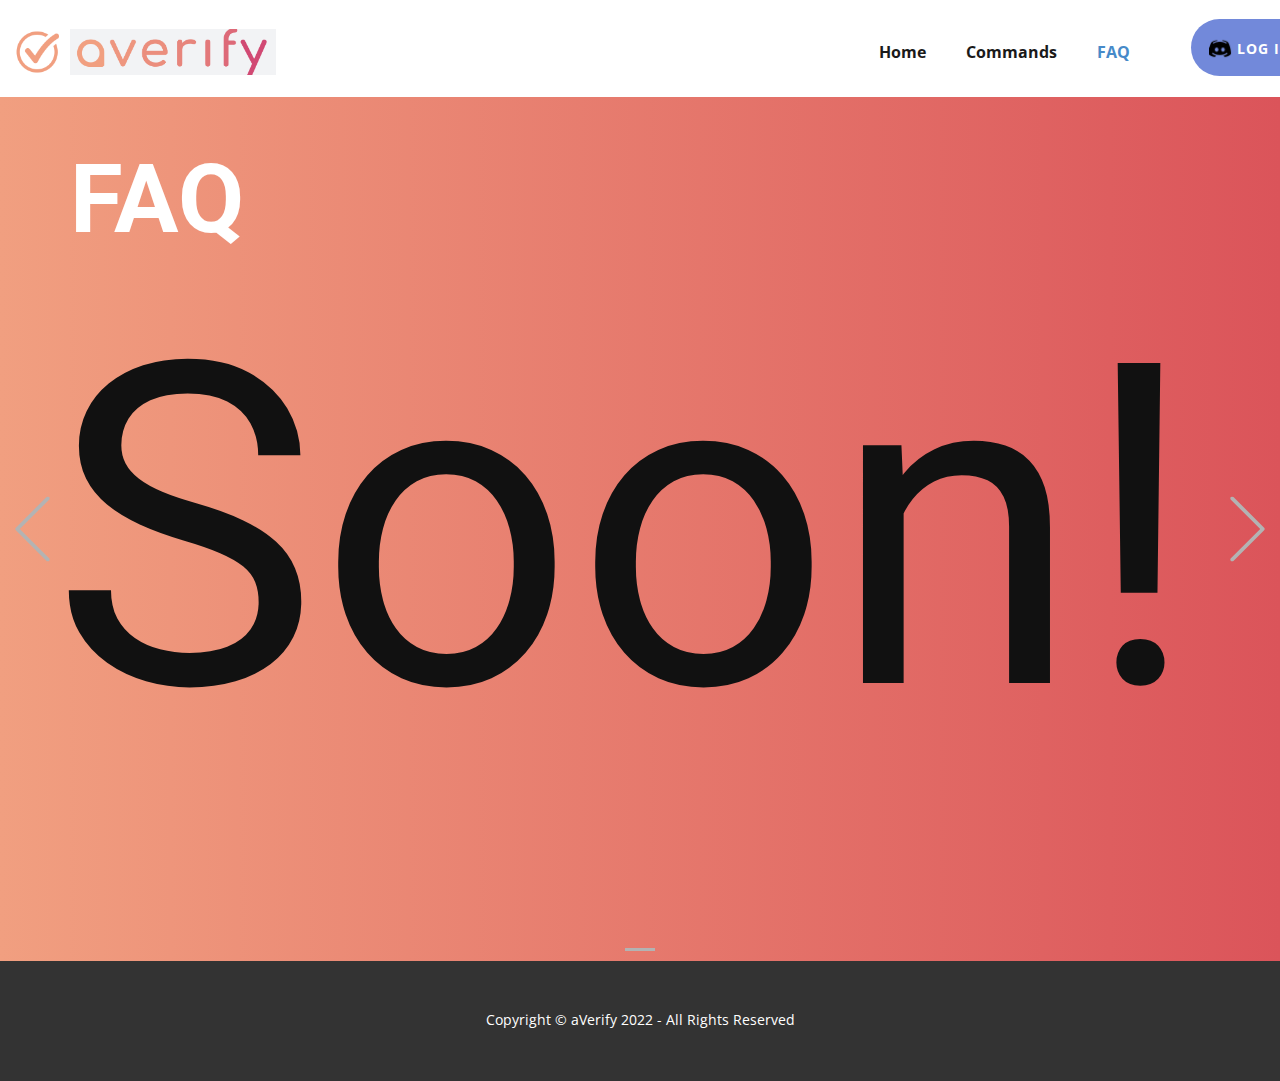
<file: Page-1.html>
<!DOCTYPE html>
<html style="font-size: 16px;" lang="en"><head>
    <meta name="viewport" content="width=device-width, initial-scale=1.0">
    <meta charset="utf-8">
    <meta name="keywords" content="FAQ">
    <meta name="description" content="">
    <title>aVerify</title>
    <link rel="stylesheet" href="nicepage.css" media="screen">
<link rel="stylesheet" href="Page-1.css" media="screen">
    <script class="u-script" type="text/javascript" src="jquery.js" defer=""></script>
    <script class="u-script" type="text/javascript" src="nicepage.js" defer=""></script>
    <meta name="generator" content="Nicepage 4.14.1, nicepage.com">
    <link id="u-theme-google-font" rel="stylesheet" href="https://fonts.googleapis.com/css?family=Roboto:100,100i,300,300i,400,400i,500,500i,700,700i,900,900i|Open+Sans:300,300i,400,400i,500,500i,600,600i,700,700i,800,800i">
    <link rel="shortcut icon" type="image/png" href="images/favicon.png?">
    
    <script type="application/ld+json">{
		"@context": "http://schema.org",
		"@type": "Organization",
		"name": "Site1",
		"logo": "images/Untitleddesign5.png"
}</script>
    <meta name="theme-color" content="#478ac9">
    <meta property="og:title" content="Page 1">
    <meta property="og:description" content="">
    <meta property="og:type" content="website">
  </head>
  <body class="u-body u-xl-mode" data-lang="en"><header class="u-clearfix u-header u-header" id="sec-15bc"><div class="u-clearfix u-sheet u-sheet-1">
        <a class="u-image u-logo u-image-1" data-image-width="800" data-image-height="800">
          <img src="images/Untitleddesign5.png" class="u-logo-image u-logo-image-1">
        </a>
        <nav class="u-menu u-menu-one-level u-offcanvas u-menu-1">
          <div class="menu-collapse" style="font-size: 1rem; letter-spacing: 0px; font-weight: 700;">
            <a class="u-button-style u-custom-border u-custom-border-color u-custom-borders u-custom-left-right-menu-spacing u-custom-padding-bottom u-custom-text-color u-custom-top-bottom-menu-spacing u-nav-link u-text-active-palette-1-base u-text-hover-palette-2-base" href="#">
              <svg class="u-svg-link" viewBox="0 0 24 24"><use xmlns:xlink="http://www.w3.org/1999/xlink" xlink:href="#menu-hamburger"></use></svg>
              <svg class="u-svg-content" version="1.1" id="menu-hamburger" viewBox="0 0 16 16" x="0px" y="0px" xmlns:xlink="http://www.w3.org/1999/xlink" xmlns="http://www.w3.org/2000/svg"><g><rect y="1" width="16" height="2"></rect><rect y="7" width="16" height="2"></rect><rect y="13" width="16" height="2"></rect>
</g></svg>
            </a>
          </div>
          <div class="u-custom-menu u-nav-container">
            <ul class="u-nav u-spacing-20 u-unstyled u-nav-1"><li class="u-nav-item"><a class="u-button-style u-nav-link u-text-active-palette-1-base u-text-grey-90 u-text-hover-palette-2-base" href="Home.html" style="padding: 10px;">Home</a>
</li><li class="u-nav-item"><a class="u-button-style u-nav-link u-text-active-palette-1-base u-text-grey-90 u-text-hover-palette-2-base" href="Commands.html" style="padding: 10px;">Commands</a>
</li><li class="u-nav-item"><a class="u-button-style u-nav-link u-text-active-palette-1-base u-text-grey-90 u-text-hover-palette-2-base" href="Page-1.html" style="padding: 10px;">FAQ</a>
</li></ul>
          </div>
          <div class="u-custom-menu u-nav-container-collapse">
            <div class="u-black u-container-style u-inner-container-layout u-opacity u-opacity-95 u-sidenav">
              <div class="u-inner-container-layout u-sidenav-overflow">
                <div class="u-menu-close"></div>
                <ul class="u-align-center u-nav u-popupmenu-items u-unstyled u-nav-2"><li class="u-nav-item"><a class="u-button-style u-nav-link" href="Home.html">Home</a>
</li><li class="u-nav-item"><a class="u-button-style u-nav-link" href="Commands.html">Commands</a>
</li><li class="u-nav-item"><a class="u-button-style u-nav-link" href="Page-1.html">FAQ</a>
</li></ul>
              </div>
            </div>
            <div class="u-black u-menu-overlay u-opacity u-opacity-70"></div>
          </div>
        </nav>
        <img class="u-image u-image-default u-image-2" src="images/Capture.png" alt="" data-image-width="683" data-image-height="192">
        <a href="https://discord.com" class="u-border-none u-btn u-btn-round u-button-style u-custom-color-3 u-hover-palette-1-light-1 u-radius-50 u-btn-1" target="_blank"><span class="u-file-icon u-icon u-icon-1"><img src="images/Discord-icon-3.png" alt=""></span>&nbsp;Log in
        </a>
      </div></header>
    <section class="u-carousel u-slide u-block-fc0d-1" id="carousel_dd25" data-interval="5000" data-u-ride="carousel">
      <ol class="u-absolute-hcenter u-carousel-indicators u-block-fc0d-2">
        <li data-u-target="#carousel_dd25" class="u-active u-grey-30" data-u-slide-to="0"></li>
      </ol>
      <div class="u-carousel-inner" role="listbox">
        <div class="skrollable skrollable-between u-active u-align-center u-carousel-item u-clearfix u-gradient u-section-1-1">
          <div class="u-clearfix u-sheet u-sheet-1">
            <h1 class="u-text u-text-body-alt-color u-text-default u-title u-text-1"><b>FAQ</b>
            </h1>
            <h1 class="u-text u-text-default u-text-2">Soon!</h1>
          </div>
        </div>
      </div>
      <a class="u-absolute-vcenter u-carousel-control u-carousel-control-prev u-text-grey-30 u-block-fc0d-3" href="#carousel_dd25" role="button" data-u-slide="prev">
        <span aria-hidden="true">
          <svg class="u-svg-link" viewBox="0 0 477.175 477.175"><path d="M145.188,238.575l215.5-215.5c5.3-5.3,5.3-13.8,0-19.1s-13.8-5.3-19.1,0l-225.1,225.1c-5.3,5.3-5.3,13.8,0,19.1l225.1,225
                    c2.6,2.6,6.1,4,9.5,4s6.9-1.3,9.5-4c5.3-5.3,5.3-13.8,0-19.1L145.188,238.575z"></path></svg>
        </span>
        <span class="sr-only">Previous</span>
      </a>
      <a class="u-absolute-vcenter u-carousel-control u-carousel-control-next u-text-grey-30 u-block-fc0d-4" href="#carousel_dd25" role="button" data-u-slide="next">
        <span aria-hidden="true">
          <svg class="u-svg-link" viewBox="0 0 477.175 477.175"><path d="M360.731,229.075l-225.1-225.1c-5.3-5.3-13.8-5.3-19.1,0s-5.3,13.8,0,19.1l215.5,215.5l-215.5,215.5
                    c-5.3,5.3-5.3,13.8,0,19.1c2.6,2.6,6.1,4,9.5,4c3.4,0,6.9-1.3,9.5-4l225.1-225.1C365.931,242.875,365.931,234.275,360.731,229.075z"></path></svg>
        </span>
        <span class="sr-only">Next</span>
      </a>
    </section>
    
    
    <footer class="u-align-center u-clearfix u-footer u-grey-80 u-footer" id="sec-d549"><div class="u-clearfix u-sheet u-sheet-1">
        <p class="u-small-text u-text u-text-variant u-text-1">Copyright ©&nbsp;aVerify 2022 - All Rights Reserved</p>
      </div></footer>
</body></html>
</file>
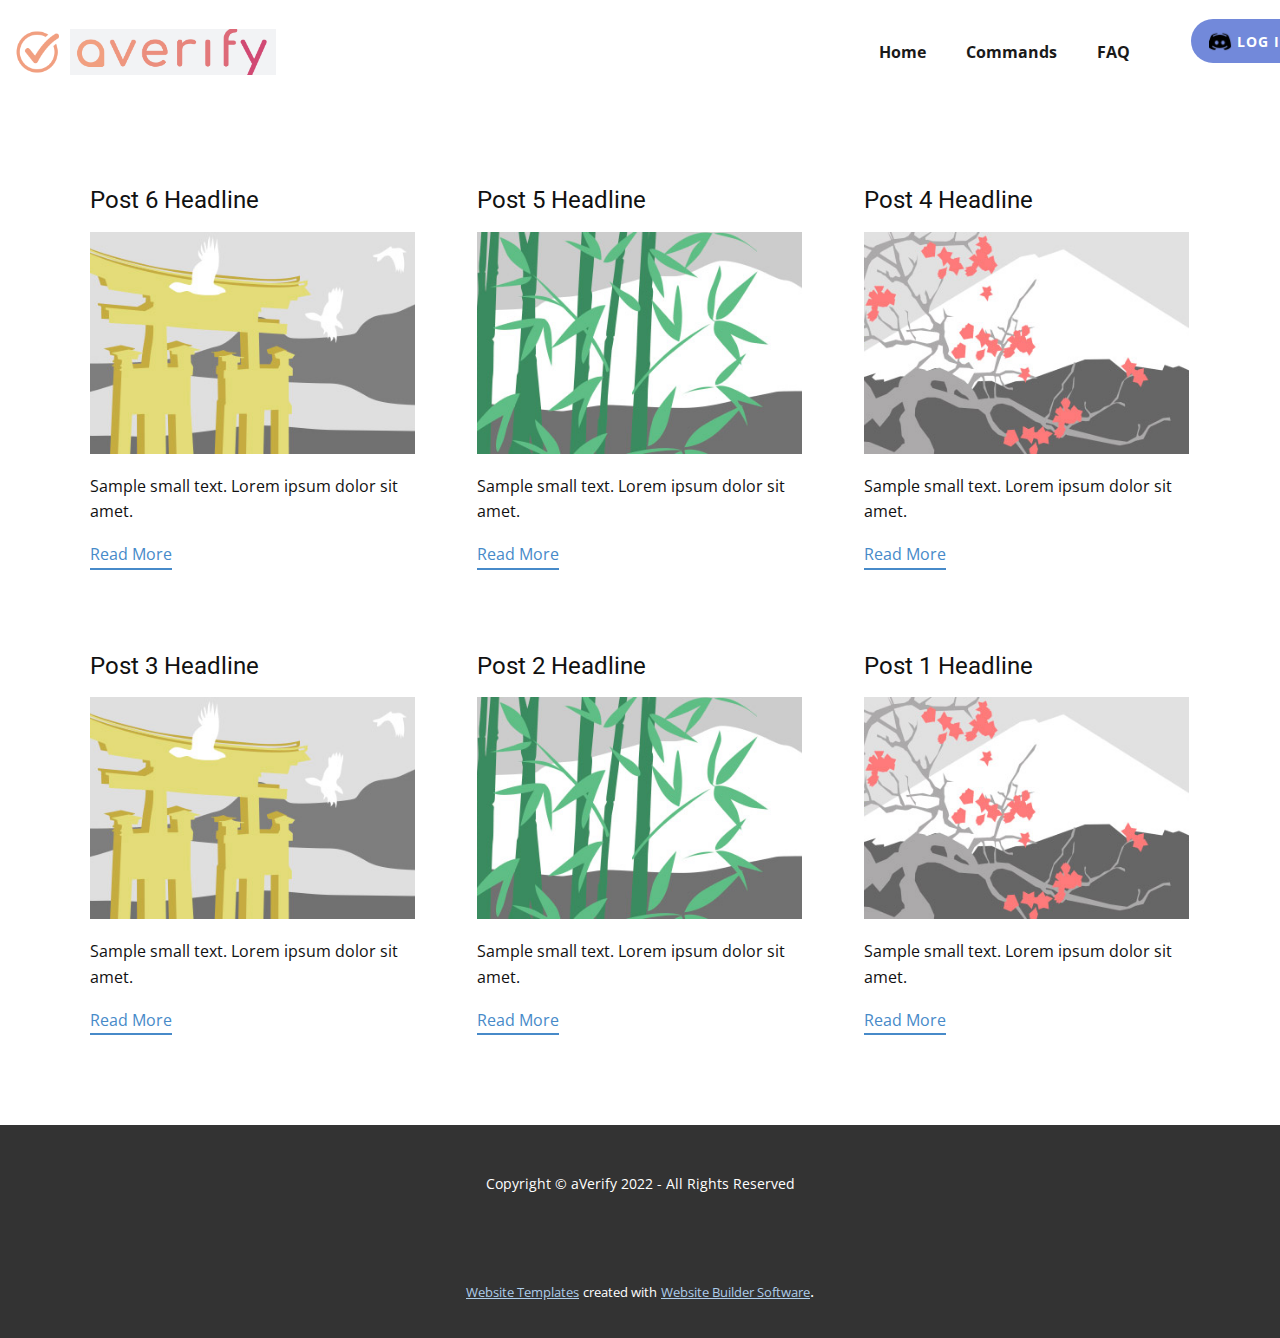
<file: blog/blog.html>
<html style="font-size: 16px;" lang="en"><head>
    <meta name="viewport" content="width=device-width, initial-scale=1.0">
    <meta charset="utf-8">
    <meta name="keywords" content="">
    <meta name="description" content="">
    <title>Blog Template</title>
    <link rel="stylesheet" href="../nicepage.css" media="screen">
<link rel="stylesheet" href="../Blog-Template.css" media="screen">
    <script class="u-script" type="text/javascript" src="../jquery.js" defer=""></script>
    <script class="u-script" type="text/javascript" src="../nicepage.js" defer=""></script>
    <meta name="generator" content="Nicepage 4.14.1, nicepage.com">
    <link id="u-theme-google-font" rel="stylesheet" href="https://fonts.googleapis.com/css?family=Roboto:100,100i,300,300i,400,400i,500,500i,700,700i,900,900i|Open+Sans:300,300i,400,400i,500,500i,600,600i,700,700i,800,800i">
    
    
    <script type="application/ld+json">{
		"@context": "http://schema.org",
		"@type": "Organization",
		"name": "Site1",
		"logo": "images/Untitleddesign5.png"
}</script>
    <meta name="theme-color" content="#478ac9">
  </head>
  <body class="u-body u-xl-mode" data-lang="en"><header class="u-clearfix u-header u-header" id="sec-15bc"><div class="u-clearfix u-sheet u-sheet-1">
        <a href="https://nicepage.com" class="u-image u-logo u-image-1" data-image-width="800" data-image-height="800">
          <img src="../images/Untitleddesign5.png" class="u-logo-image u-logo-image-1">
        </a>
        <nav class="u-menu u-menu-one-level u-offcanvas u-menu-1">
          <div class="menu-collapse" style="font-size: 1rem; letter-spacing: 0px; font-weight: 700;">
            <a class="u-button-style u-custom-border u-custom-border-color u-custom-borders u-custom-left-right-menu-spacing u-custom-padding-bottom u-custom-text-color u-custom-top-bottom-menu-spacing u-nav-link u-text-active-palette-1-base u-text-hover-palette-2-base" href="#">
              <svg class="u-svg-link" viewBox="0 0 24 24"><use xmlns:xlink="http://www.w3.org/1999/xlink" xlink:href="#menu-hamburger"></use></svg>
              <svg class="u-svg-content" version="1.1" id="menu-hamburger" viewBox="0 0 16 16" x="0px" y="0px" xmlns:xlink="http://www.w3.org/1999/xlink" xmlns="http://www.w3.org/2000/svg"><g><rect y="1" width="16" height="2"></rect><rect y="7" width="16" height="2"></rect><rect y="13" width="16" height="2"></rect>
</g></svg>
            </a>
          </div>
          <div class="u-custom-menu u-nav-container">
            <ul class="u-nav u-spacing-20 u-unstyled u-nav-1"><li class="u-nav-item"><a class="u-button-style u-nav-link u-text-active-palette-1-base u-text-grey-90 u-text-hover-palette-2-base" href="../Home.html" style="padding: 10px;">Home</a>
</li><li class="u-nav-item"><a class="u-button-style u-nav-link u-text-active-palette-1-base u-text-grey-90 u-text-hover-palette-2-base" href="../Commands.html" style="padding: 10px;">Commands</a>
</li><li class="u-nav-item"><a class="u-button-style u-nav-link u-text-active-palette-1-base u-text-grey-90 u-text-hover-palette-2-base" href="../FAQ.html" style="padding: 10px;">FAQ</a>
</li></ul>
          </div>
          <div class="u-custom-menu u-nav-container-collapse">
            <div class="u-black u-container-style u-inner-container-layout u-opacity u-opacity-95 u-sidenav">
              <div class="u-inner-container-layout u-sidenav-overflow">
                <div class="u-menu-close"></div>
                <ul class="u-align-center u-nav u-popupmenu-items u-unstyled u-nav-2"><li class="u-nav-item"><a class="u-button-style u-nav-link" href="../Home.html">Home</a>
</li><li class="u-nav-item"><a class="u-button-style u-nav-link" href="../Commands.html">Commands</a>
</li><li class="u-nav-item"><a class="u-button-style u-nav-link" href="../FAQ.html">FAQ</a>
</li></ul>
              </div>
            </div>
            <div class="u-black u-menu-overlay u-opacity u-opacity-70"></div>
          </div>
        </nav>
        <img class="u-image u-image-default u-image-2" src="../images/Capture.png" alt="" data-image-width="683" data-image-height="192">
        <a href="https://discord.com" class="u-border-none u-btn u-btn-round u-button-style u-custom-color-3 u-hover-palette-1-light-1 u-radius-50 u-btn-1" target="_blank"><span class="u-file-icon u-icon u-icon-1"><img src="../images/Discord-icon-3.png" alt=""></span>&nbsp;Log in
        </a>
      </div></header>
    <section class="u-clearfix u-section-1" id="sec-9306">
      <div class="u-clearfix u-sheet u-valign-middle u-sheet-1"><!--blog--><!--blog_options_json--><!--{"type":"Recent","source":"","tags":"","count":""}--><!--/blog_options_json-->
        <div class="u-blog u-expanded-width u-repeater u-repeater-1"><!--blog_post-->
          <div class="u-blog-post u-container-style u-repeater-item u-white u-repeater-item-1">
            <div class="u-container-layout u-similar-container u-valign-top u-container-layout-1"><!--blog_post_header-->
              <h4 class="u-blog-control u-text u-text-1">
                <a class="u-post-header-link" href="../blog/post-5.html">Post 6 Headline</a>
              </h4><!--/blog_post_header--><!--blog_post_image-->
              <a class="u-post-header-link" href="../blog/post-5.html"><img alt="" class="u-blog-control u-expanded-width u-image u-image-default u-image-1" src="[data-uri]"></a><!--/blog_post_image--><!--blog_post_content-->
              <div class="u-blog-control u-post-content u-text u-text-2 fr-view">Sample small text. Lorem ipsum dolor sit amet.</div><!--/blog_post_content--><!--blog_post_readmore-->
              <a href="../blog/post-5.html" class="u-blog-control u-border-2 u-border-palette-1-base u-btn u-btn-rectangle u-button-style u-none u-btn-1"><!--blog_post_readmore_content--><!--options_json--><!--{"content":"","defaultValue":"Read More"}--><!--/options_json-->Read More<!--/blog_post_readmore_content--></a><!--/blog_post_readmore-->
            </div>
          </div><div class="u-blog-post u-container-style u-repeater-item u-video-cover u-white">
            <div class="u-container-layout u-similar-container u-valign-top u-container-layout-2"><!--blog_post_header-->
              <h4 class="u-blog-control u-text u-text-3">
                <a class="u-post-header-link" href="../blog/post-4.html">Post 5 Headline</a>
              </h4><!--/blog_post_header--><!--blog_post_image-->
              <a class="u-post-header-link" href="../blog/post-4.html"><img alt="" class="u-blog-control u-expanded-width u-image u-image-default u-image-2" src="[data-uri]"></a><!--/blog_post_image--><!--blog_post_content-->
              <div class="u-blog-control u-post-content u-text u-text-4 fr-view">Sample small text. Lorem ipsum dolor sit amet.</div><!--/blog_post_content--><!--blog_post_readmore-->
              <a href="../blog/post-4.html" class="u-blog-control u-border-2 u-border-palette-1-base u-btn u-btn-rectangle u-button-style u-none u-btn-2"><!--blog_post_readmore_content--><!--options_json--><!--{"content":"","defaultValue":"Read More"}--><!--/options_json-->Read More<!--/blog_post_readmore_content--></a><!--/blog_post_readmore-->
            </div>
          </div><div class="u-blog-post u-container-style u-repeater-item u-video-cover u-white">
            <div class="u-container-layout u-similar-container u-valign-top u-container-layout-3"><!--blog_post_header-->
              <h4 class="u-blog-control u-text u-text-5">
                <a class="u-post-header-link" href="../blog/post-3.html">Post 4 Headline</a>
              </h4><!--/blog_post_header--><!--blog_post_image-->
              <a class="u-post-header-link" href="../blog/post-3.html"><img alt="" class="u-blog-control u-expanded-width u-image u-image-default u-image-3" src="[data-uri]"></a><!--/blog_post_image--><!--blog_post_content-->
              <div class="u-blog-control u-post-content u-text u-text-6 fr-view">Sample small text. Lorem ipsum dolor sit amet.</div><!--/blog_post_content--><!--blog_post_readmore-->
              <a href="../blog/post-3.html" class="u-blog-control u-border-2 u-border-palette-1-base u-btn u-btn-rectangle u-button-style u-none u-btn-3"><!--blog_post_readmore_content--><!--options_json--><!--{"content":"","defaultValue":"Read More"}--><!--/options_json-->Read More<!--/blog_post_readmore_content--></a><!--/blog_post_readmore-->
            </div>
          </div><div class="u-blog-post u-container-style u-repeater-item u-white u-repeater-item-1">
            <div class="u-container-layout u-similar-container u-valign-top u-container-layout-1"><!--blog_post_header-->
              <h4 class="u-blog-control u-text u-text-1">
                <a class="u-post-header-link" href="../blog/post-2.html">Post 3 Headline</a>
              </h4><!--/blog_post_header--><!--blog_post_image-->
              <a class="u-post-header-link" href="../blog/post-2.html"><img alt="" class="u-blog-control u-expanded-width u-image u-image-default u-image-1" src="[data-uri]"></a><!--/blog_post_image--><!--blog_post_content-->
              <div class="u-blog-control u-post-content u-text u-text-2 fr-view">Sample small text. Lorem ipsum dolor sit amet.</div><!--/blog_post_content--><!--blog_post_readmore-->
              <a href="../blog/post-2.html" class="u-blog-control u-border-2 u-border-palette-1-base u-btn u-btn-rectangle u-button-style u-none u-btn-1"><!--blog_post_readmore_content--><!--options_json--><!--{"content":"","defaultValue":"Read More"}--><!--/options_json-->Read More<!--/blog_post_readmore_content--></a><!--/blog_post_readmore-->
            </div>
          </div><div class="u-blog-post u-container-style u-repeater-item u-video-cover u-white">
            <div class="u-container-layout u-similar-container u-valign-top u-container-layout-2"><!--blog_post_header-->
              <h4 class="u-blog-control u-text u-text-3">
                <a class="u-post-header-link" href="../blog/post-1.html">Post 2 Headline</a>
              </h4><!--/blog_post_header--><!--blog_post_image-->
              <a class="u-post-header-link" href="../blog/post-1.html"><img alt="" class="u-blog-control u-expanded-width u-image u-image-default u-image-2" src="[data-uri]"></a><!--/blog_post_image--><!--blog_post_content-->
              <div class="u-blog-control u-post-content u-text u-text-4 fr-view">Sample small text. Lorem ipsum dolor sit amet.</div><!--/blog_post_content--><!--blog_post_readmore-->
              <a href="../blog/post-1.html" class="u-blog-control u-border-2 u-border-palette-1-base u-btn u-btn-rectangle u-button-style u-none u-btn-2"><!--blog_post_readmore_content--><!--options_json--><!--{"content":"","defaultValue":"Read More"}--><!--/options_json-->Read More<!--/blog_post_readmore_content--></a><!--/blog_post_readmore-->
            </div>
          </div><div class="u-blog-post u-container-style u-repeater-item u-video-cover u-white">
            <div class="u-container-layout u-similar-container u-valign-top u-container-layout-3"><!--blog_post_header-->
              <h4 class="u-blog-control u-text u-text-5">
                <a class="u-post-header-link" href="../blog/post.html">Post 1 Headline</a>
              </h4><!--/blog_post_header--><!--blog_post_image-->
              <a class="u-post-header-link" href="../blog/post.html"><img alt="" class="u-blog-control u-expanded-width u-image u-image-default u-image-3" src="[data-uri]"></a><!--/blog_post_image--><!--blog_post_content-->
              <div class="u-blog-control u-post-content u-text u-text-6 fr-view">Sample small text. Lorem ipsum dolor sit amet.</div><!--/blog_post_content--><!--blog_post_readmore-->
              <a href="../blog/post.html" class="u-blog-control u-border-2 u-border-palette-1-base u-btn u-btn-rectangle u-button-style u-none u-btn-3"><!--blog_post_readmore_content--><!--options_json--><!--{"content":"","defaultValue":"Read More"}--><!--/options_json-->Read More<!--/blog_post_readmore_content--></a><!--/blog_post_readmore-->
            </div>
          </div><!--/blog_post--><!--blog_post-->
          <!--/blog_post--><!--blog_post-->
          <!--/blog_post-->
        </div><!--/blog-->
      </div>
    </section>
    
    
    <footer class="u-align-center u-clearfix u-footer u-grey-80 u-footer" id="sec-d549"><div class="u-clearfix u-sheet u-sheet-1">
        <p class="u-small-text u-text u-text-variant u-text-1">Copyright ©&nbsp;aVerify 2022 - All Rights Reserved</p>
      </div></footer>
    <section class="u-backlink u-clearfix u-grey-80">
      <a class="u-link" href="https://nicepage.com/website-templates" target="_blank">
        <span>Website Templates</span>
      </a>
      <p class="u-text">
        <span>created with</span>
      </p>
      <a class="u-link" href="" target="_blank">
        <span>Website Builder Software</span>
      </a>. 
    </section>
  
</body></html>
</file>
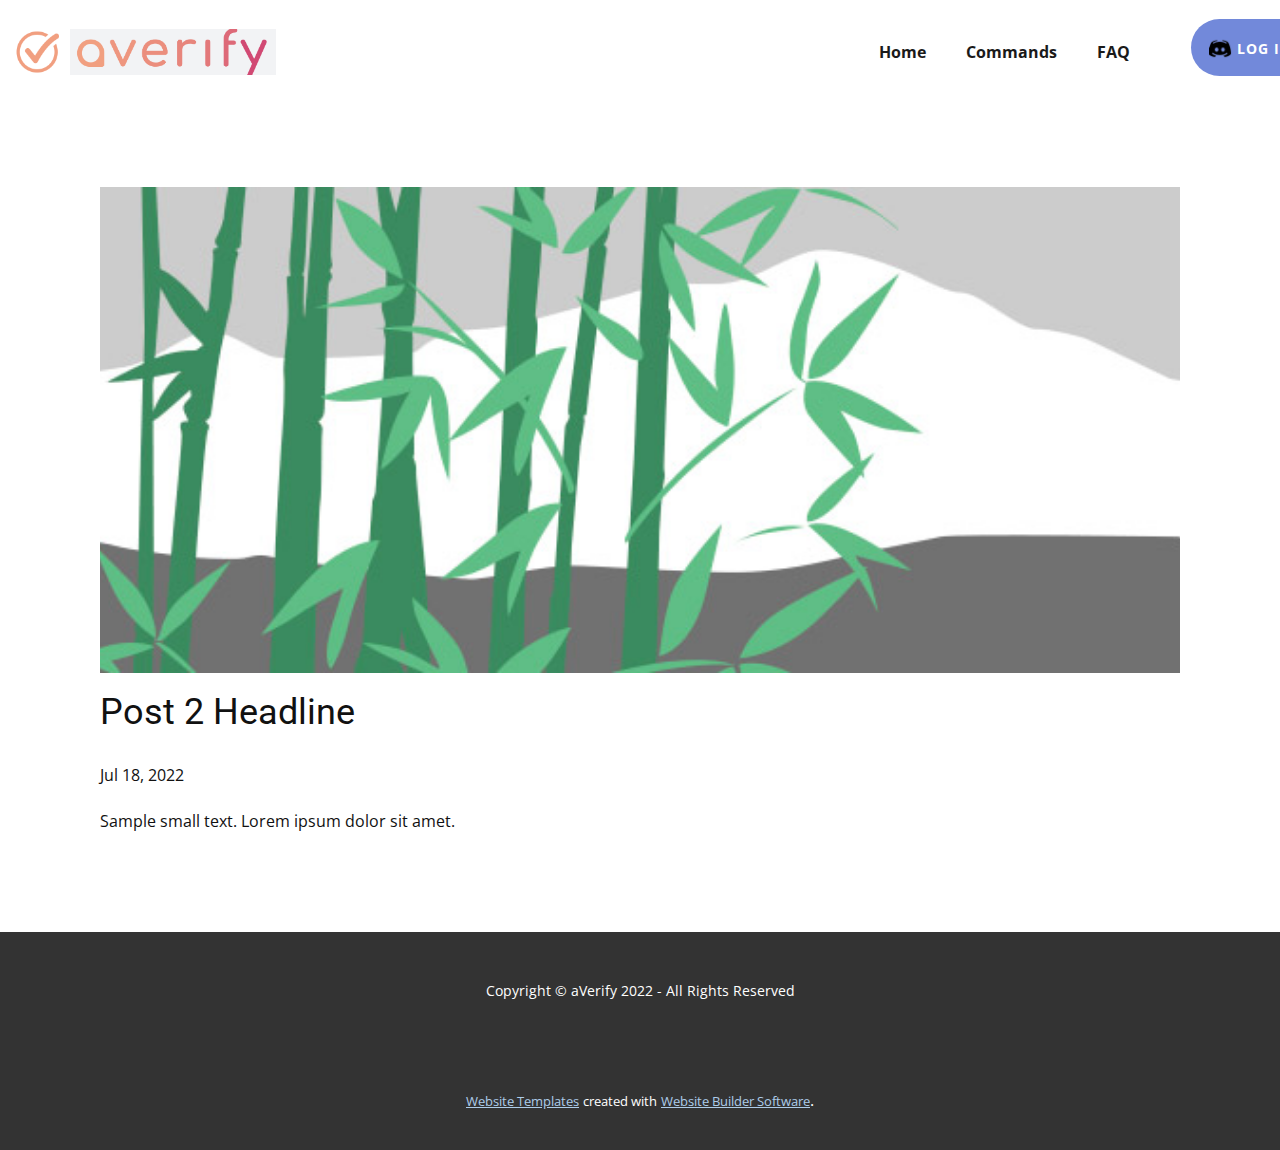
<file: blog/post-1.html>
<!doctype html>
<html style="font-size: 16px;" lang="en"><head>
    <meta name="viewport" content="width=device-width, initial-scale=1.0">
    <meta charset="utf-8">
    <meta name="keywords" content="Post 1 Headline">
    <meta name="description" content="">
    <title>Post 2 Headline</title>
    <link rel="stylesheet" href="../nicepage.css" media="screen">
<link rel="stylesheet" href="../Post-Template.css" media="screen">
    <script class="u-script" type="text/javascript" src="../jquery.js" defer=""></script>
    <script class="u-script" type="text/javascript" src="../nicepage.js" defer=""></script>
    <meta name="generator" content="Nicepage 4.14.1, nicepage.com">
    <link id="u-theme-google-font" rel="stylesheet" href="https://fonts.googleapis.com/css?family=Roboto:100,100i,300,300i,400,400i,500,500i,700,700i,900,900i|Open+Sans:300,300i,400,400i,500,500i,600,600i,700,700i,800,800i">
    
    
    <script type="application/ld+json">{
		"@context": "http://schema.org",
		"@type": "Organization",
		"name": "Site1",
		"logo": "images/Untitleddesign5.png"
}</script>
    <meta name="theme-color" content="#478ac9">
  </head>
  <body class="u-body u-xl-mode" data-lang="en"><header class="u-clearfix u-header u-header" id="sec-15bc"><div class="u-clearfix u-sheet u-sheet-1">
        <a href="https://nicepage.com" class="u-image u-logo u-image-1" data-image-width="800" data-image-height="800">
          <img src="../images/Untitleddesign5.png" class="u-logo-image u-logo-image-1">
        </a>
        <nav class="u-menu u-menu-one-level u-offcanvas u-menu-1">
          <div class="menu-collapse" style="font-size: 1rem; letter-spacing: 0px; font-weight: 700;">
            <a class="u-button-style u-custom-border u-custom-border-color u-custom-borders u-custom-left-right-menu-spacing u-custom-padding-bottom u-custom-text-color u-custom-top-bottom-menu-spacing u-nav-link u-text-active-palette-1-base u-text-hover-palette-2-base" href="#">
              <svg class="u-svg-link" viewBox="0 0 24 24"><use xmlns:xlink="http://www.w3.org/1999/xlink" xlink:href="#menu-hamburger"></use></svg>
              <svg class="u-svg-content" version="1.1" id="menu-hamburger" viewBox="0 0 16 16" x="0px" y="0px" xmlns:xlink="http://www.w3.org/1999/xlink" xmlns="http://www.w3.org/2000/svg"><g><rect y="1" width="16" height="2"></rect><rect y="7" width="16" height="2"></rect><rect y="13" width="16" height="2"></rect>
</g></svg>
            </a>
          </div>
          <div class="u-custom-menu u-nav-container">
            <ul class="u-nav u-spacing-20 u-unstyled u-nav-1"><li class="u-nav-item"><a class="u-button-style u-nav-link u-text-active-palette-1-base u-text-grey-90 u-text-hover-palette-2-base" href="../Home.html" style="padding: 10px;">Home</a>
</li><li class="u-nav-item"><a class="u-button-style u-nav-link u-text-active-palette-1-base u-text-grey-90 u-text-hover-palette-2-base" href="../Commands.html" style="padding: 10px;">Commands</a>
</li><li class="u-nav-item"><a class="u-button-style u-nav-link u-text-active-palette-1-base u-text-grey-90 u-text-hover-palette-2-base" href="../FAQ.html" style="padding: 10px;">FAQ</a>
</li></ul>
          </div>
          <div class="u-custom-menu u-nav-container-collapse">
            <div class="u-black u-container-style u-inner-container-layout u-opacity u-opacity-95 u-sidenav">
              <div class="u-inner-container-layout u-sidenav-overflow">
                <div class="u-menu-close"></div>
                <ul class="u-align-center u-nav u-popupmenu-items u-unstyled u-nav-2"><li class="u-nav-item"><a class="u-button-style u-nav-link" href="../Home.html">Home</a>
</li><li class="u-nav-item"><a class="u-button-style u-nav-link" href="../Commands.html">Commands</a>
</li><li class="u-nav-item"><a class="u-button-style u-nav-link" href="../FAQ.html">FAQ</a>
</li></ul>
              </div>
            </div>
            <div class="u-black u-menu-overlay u-opacity u-opacity-70"></div>
          </div>
        </nav>
        <img class="u-image u-image-default u-image-2" src="../images/Capture.png" alt="" data-image-width="683" data-image-height="192">
        <a href="https://discord.com" class="u-border-none u-btn u-btn-round u-button-style u-custom-color-3 u-hover-palette-1-light-1 u-radius-50 u-btn-1" target="_blank"><span class="u-file-icon u-icon u-icon-1"><img src="../images/Discord-icon-3.png" alt=""></span>&nbsp;Log in
        </a>
      </div></header>
    <section class="u-align-center u-clearfix u-section-1" id="sec-446c">
      <div class="u-clearfix u-sheet u-valign-middle-md u-valign-middle-sm u-valign-middle-xs u-sheet-1"><!--post_details--><!--post_details_options_json--><!--{"source":""}--><!--/post_details_options_json--><!--blog_post-->
        <div class="u-container-style u-expanded-width u-post-details u-post-details-1">
          <div class="u-container-layout u-valign-middle u-container-layout-1"><!--blog_post_image-->
            <img alt="" class="u-blog-control u-expanded-width u-image u-image-default u-image-1" src="[data-uri]"><!--/blog_post_image--><!--blog_post_header-->
            <h2 class="u-blog-control u-text u-text-1">Post 2 Headline</h2><!--/blog_post_header--><!--blog_post_metadata-->
            <div class="u-blog-control u-metadata u-metadata-1"><!--blog_post_metadata_date-->
              <span class="u-meta-date u-meta-icon">Jul 18, 2022</span><!--/blog_post_metadata_date--><!--blog_post_metadata_category-->
              <!--/blog_post_metadata_category--><!--blog_post_metadata_comments-->
              <!--/blog_post_metadata_comments-->
            </div><!--/blog_post_metadata--><!--blog_post_content-->
            <div class="u-align-justify u-blog-control u-post-content u-text u-text-2 fr-view">
  Sample small text. Lorem ipsum dolor sit amet.
  </div><!--/blog_post_content-->
          </div>
        </div><!--/blog_post--><!--/post_details-->
      </div>
    </section>
    
    
    <footer class="u-align-center u-clearfix u-footer u-grey-80 u-footer" id="sec-d549"><div class="u-clearfix u-sheet u-sheet-1">
        <p class="u-small-text u-text u-text-variant u-text-1">Copyright ©&nbsp;aVerify 2022 - All Rights Reserved</p>
      </div></footer>
    <section class="u-backlink u-clearfix u-grey-80">
      <a class="u-link" href="https://nicepage.com/website-templates" target="_blank">
        <span>Website Templates</span>
      </a>
      <p class="u-text">
        <span>created with</span>
      </p>
      <a class="u-link" href="" target="_blank">
        <span>Website Builder Software</span>
      </a>. 
    </section>
  
</body></html>
</file>
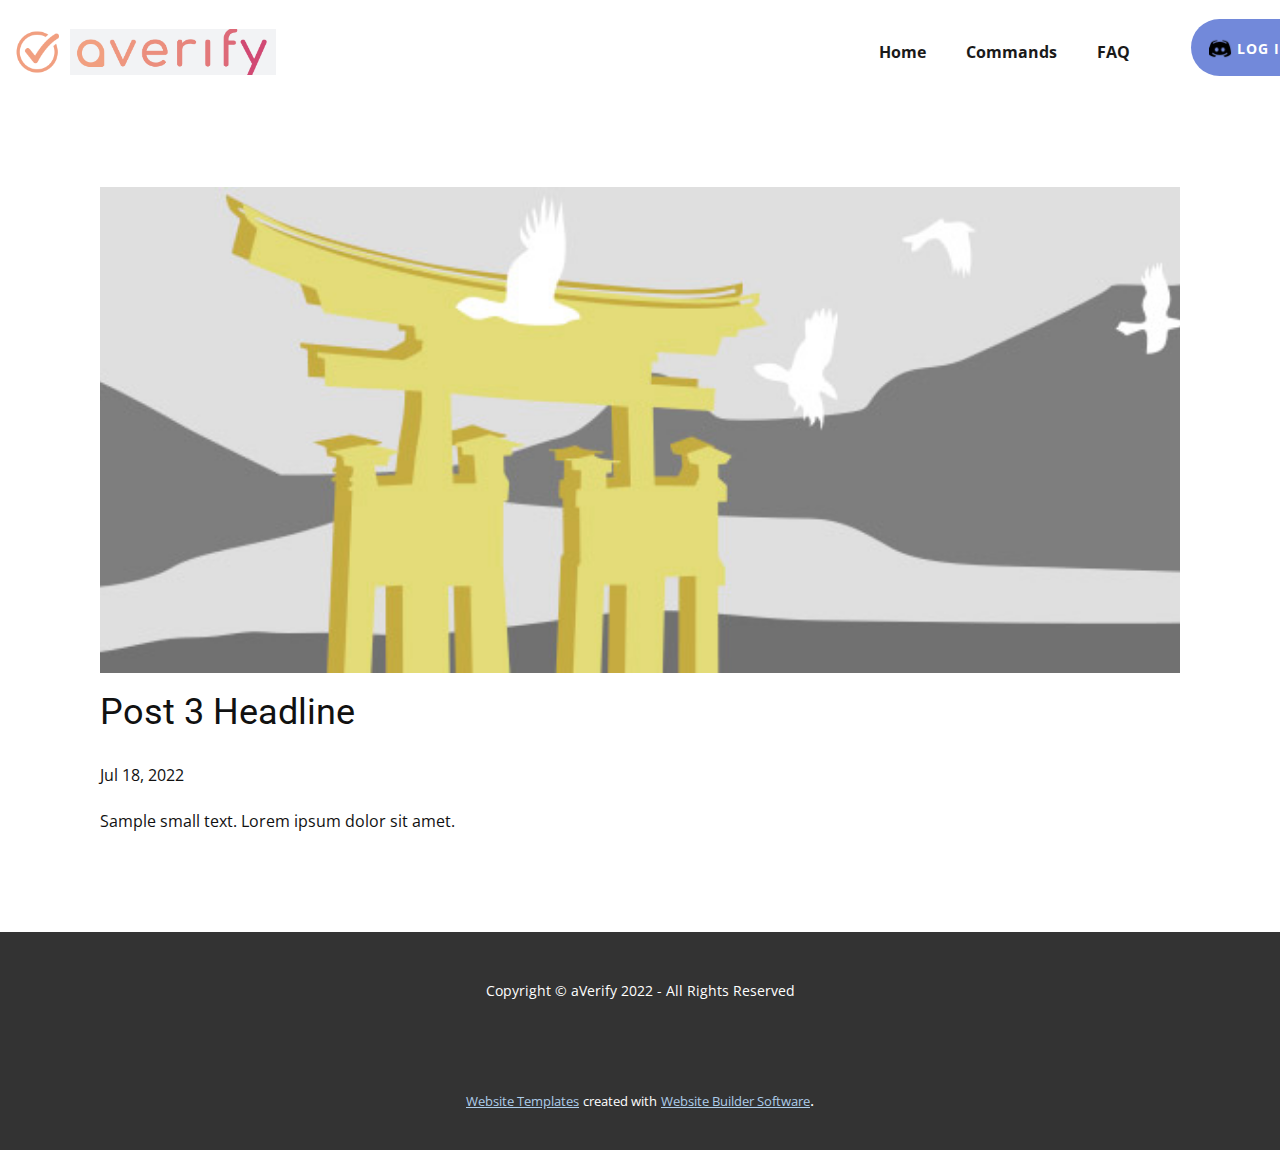
<file: blog/post-2.html>
<!doctype html>
<html style="font-size: 16px;" lang="en"><head>
    <meta name="viewport" content="width=device-width, initial-scale=1.0">
    <meta charset="utf-8">
    <meta name="keywords" content="Post 1 Headline">
    <meta name="description" content="">
    <title>Post 3 Headline</title>
    <link rel="stylesheet" href="../nicepage.css" media="screen">
<link rel="stylesheet" href="../Post-Template.css" media="screen">
    <script class="u-script" type="text/javascript" src="../jquery.js" defer=""></script>
    <script class="u-script" type="text/javascript" src="../nicepage.js" defer=""></script>
    <meta name="generator" content="Nicepage 4.14.1, nicepage.com">
    <link id="u-theme-google-font" rel="stylesheet" href="https://fonts.googleapis.com/css?family=Roboto:100,100i,300,300i,400,400i,500,500i,700,700i,900,900i|Open+Sans:300,300i,400,400i,500,500i,600,600i,700,700i,800,800i">
    
    
    <script type="application/ld+json">{
		"@context": "http://schema.org",
		"@type": "Organization",
		"name": "Site1",
		"logo": "images/Untitleddesign5.png"
}</script>
    <meta name="theme-color" content="#478ac9">
  </head>
  <body class="u-body u-xl-mode" data-lang="en"><header class="u-clearfix u-header u-header" id="sec-15bc"><div class="u-clearfix u-sheet u-sheet-1">
        <a href="https://nicepage.com" class="u-image u-logo u-image-1" data-image-width="800" data-image-height="800">
          <img src="../images/Untitleddesign5.png" class="u-logo-image u-logo-image-1">
        </a>
        <nav class="u-menu u-menu-one-level u-offcanvas u-menu-1">
          <div class="menu-collapse" style="font-size: 1rem; letter-spacing: 0px; font-weight: 700;">
            <a class="u-button-style u-custom-border u-custom-border-color u-custom-borders u-custom-left-right-menu-spacing u-custom-padding-bottom u-custom-text-color u-custom-top-bottom-menu-spacing u-nav-link u-text-active-palette-1-base u-text-hover-palette-2-base" href="#">
              <svg class="u-svg-link" viewBox="0 0 24 24"><use xmlns:xlink="http://www.w3.org/1999/xlink" xlink:href="#menu-hamburger"></use></svg>
              <svg class="u-svg-content" version="1.1" id="menu-hamburger" viewBox="0 0 16 16" x="0px" y="0px" xmlns:xlink="http://www.w3.org/1999/xlink" xmlns="http://www.w3.org/2000/svg"><g><rect y="1" width="16" height="2"></rect><rect y="7" width="16" height="2"></rect><rect y="13" width="16" height="2"></rect>
</g></svg>
            </a>
          </div>
          <div class="u-custom-menu u-nav-container">
            <ul class="u-nav u-spacing-20 u-unstyled u-nav-1"><li class="u-nav-item"><a class="u-button-style u-nav-link u-text-active-palette-1-base u-text-grey-90 u-text-hover-palette-2-base" href="../Home.html" style="padding: 10px;">Home</a>
</li><li class="u-nav-item"><a class="u-button-style u-nav-link u-text-active-palette-1-base u-text-grey-90 u-text-hover-palette-2-base" href="../Commands.html" style="padding: 10px;">Commands</a>
</li><li class="u-nav-item"><a class="u-button-style u-nav-link u-text-active-palette-1-base u-text-grey-90 u-text-hover-palette-2-base" href="../FAQ.html" style="padding: 10px;">FAQ</a>
</li></ul>
          </div>
          <div class="u-custom-menu u-nav-container-collapse">
            <div class="u-black u-container-style u-inner-container-layout u-opacity u-opacity-95 u-sidenav">
              <div class="u-inner-container-layout u-sidenav-overflow">
                <div class="u-menu-close"></div>
                <ul class="u-align-center u-nav u-popupmenu-items u-unstyled u-nav-2"><li class="u-nav-item"><a class="u-button-style u-nav-link" href="../Home.html">Home</a>
</li><li class="u-nav-item"><a class="u-button-style u-nav-link" href="../Commands.html">Commands</a>
</li><li class="u-nav-item"><a class="u-button-style u-nav-link" href="../FAQ.html">FAQ</a>
</li></ul>
              </div>
            </div>
            <div class="u-black u-menu-overlay u-opacity u-opacity-70"></div>
          </div>
        </nav>
        <img class="u-image u-image-default u-image-2" src="../images/Capture.png" alt="" data-image-width="683" data-image-height="192">
        <a href="https://discord.com" class="u-border-none u-btn u-btn-round u-button-style u-custom-color-3 u-hover-palette-1-light-1 u-radius-50 u-btn-1" target="_blank"><span class="u-file-icon u-icon u-icon-1"><img src="../images/Discord-icon-3.png" alt=""></span>&nbsp;Log in
        </a>
      </div></header>
    <section class="u-align-center u-clearfix u-section-1" id="sec-446c">
      <div class="u-clearfix u-sheet u-valign-middle-md u-valign-middle-sm u-valign-middle-xs u-sheet-1"><!--post_details--><!--post_details_options_json--><!--{"source":""}--><!--/post_details_options_json--><!--blog_post-->
        <div class="u-container-style u-expanded-width u-post-details u-post-details-1">
          <div class="u-container-layout u-valign-middle u-container-layout-1"><!--blog_post_image-->
            <img alt="" class="u-blog-control u-expanded-width u-image u-image-default u-image-1" src="[data-uri]"><!--/blog_post_image--><!--blog_post_header-->
            <h2 class="u-blog-control u-text u-text-1">Post 3 Headline</h2><!--/blog_post_header--><!--blog_post_metadata-->
            <div class="u-blog-control u-metadata u-metadata-1"><!--blog_post_metadata_date-->
              <span class="u-meta-date u-meta-icon">Jul 18, 2022</span><!--/blog_post_metadata_date--><!--blog_post_metadata_category-->
              <!--/blog_post_metadata_category--><!--blog_post_metadata_comments-->
              <!--/blog_post_metadata_comments-->
            </div><!--/blog_post_metadata--><!--blog_post_content-->
            <div class="u-align-justify u-blog-control u-post-content u-text u-text-2 fr-view">
  Sample small text. Lorem ipsum dolor sit amet.
  </div><!--/blog_post_content-->
          </div>
        </div><!--/blog_post--><!--/post_details-->
      </div>
    </section>
    
    
    <footer class="u-align-center u-clearfix u-footer u-grey-80 u-footer" id="sec-d549"><div class="u-clearfix u-sheet u-sheet-1">
        <p class="u-small-text u-text u-text-variant u-text-1">Copyright ©&nbsp;aVerify 2022 - All Rights Reserved</p>
      </div></footer>
    <section class="u-backlink u-clearfix u-grey-80">
      <a class="u-link" href="https://nicepage.com/website-templates" target="_blank">
        <span>Website Templates</span>
      </a>
      <p class="u-text">
        <span>created with</span>
      </p>
      <a class="u-link" href="" target="_blank">
        <span>Website Builder Software</span>
      </a>. 
    </section>
  
</body></html>
</file>
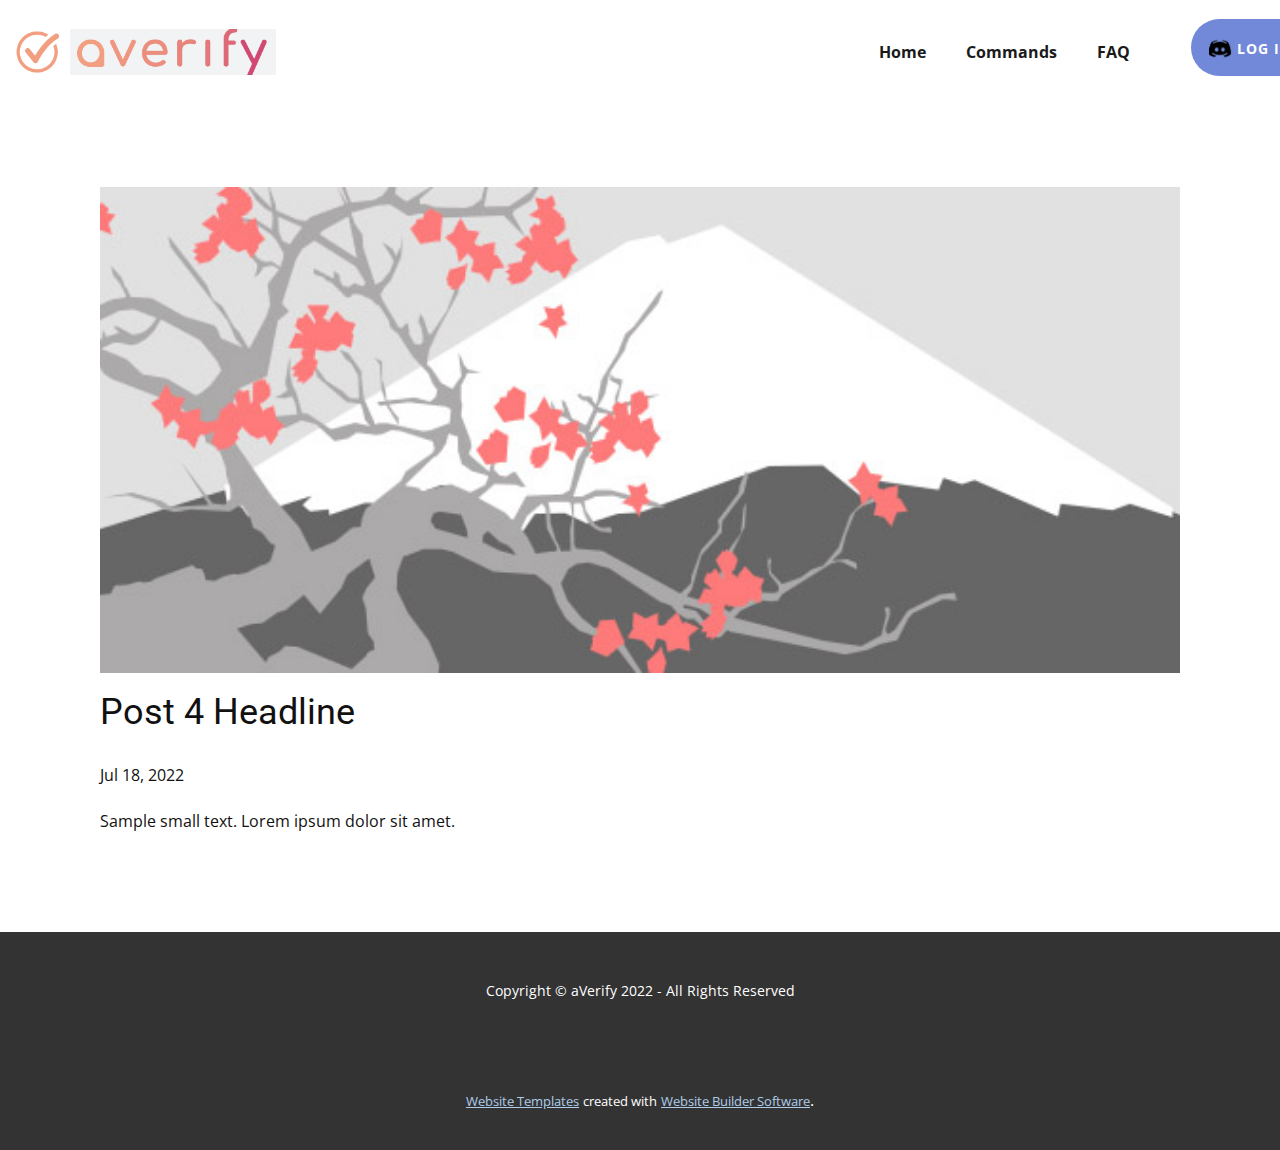
<file: blog/post-3.html>
<!doctype html>
<html style="font-size: 16px;" lang="en"><head>
    <meta name="viewport" content="width=device-width, initial-scale=1.0">
    <meta charset="utf-8">
    <meta name="keywords" content="Post 1 Headline">
    <meta name="description" content="">
    <title>Post 4 Headline</title>
    <link rel="stylesheet" href="../nicepage.css" media="screen">
<link rel="stylesheet" href="../Post-Template.css" media="screen">
    <script class="u-script" type="text/javascript" src="../jquery.js" defer=""></script>
    <script class="u-script" type="text/javascript" src="../nicepage.js" defer=""></script>
    <meta name="generator" content="Nicepage 4.14.1, nicepage.com">
    <link id="u-theme-google-font" rel="stylesheet" href="https://fonts.googleapis.com/css?family=Roboto:100,100i,300,300i,400,400i,500,500i,700,700i,900,900i|Open+Sans:300,300i,400,400i,500,500i,600,600i,700,700i,800,800i">
    
    
    <script type="application/ld+json">{
		"@context": "http://schema.org",
		"@type": "Organization",
		"name": "Site1",
		"logo": "images/Untitleddesign5.png"
}</script>
    <meta name="theme-color" content="#478ac9">
  </head>
  <body class="u-body u-xl-mode" data-lang="en"><header class="u-clearfix u-header u-header" id="sec-15bc"><div class="u-clearfix u-sheet u-sheet-1">
        <a href="https://nicepage.com" class="u-image u-logo u-image-1" data-image-width="800" data-image-height="800">
          <img src="../images/Untitleddesign5.png" class="u-logo-image u-logo-image-1">
        </a>
        <nav class="u-menu u-menu-one-level u-offcanvas u-menu-1">
          <div class="menu-collapse" style="font-size: 1rem; letter-spacing: 0px; font-weight: 700;">
            <a class="u-button-style u-custom-border u-custom-border-color u-custom-borders u-custom-left-right-menu-spacing u-custom-padding-bottom u-custom-text-color u-custom-top-bottom-menu-spacing u-nav-link u-text-active-palette-1-base u-text-hover-palette-2-base" href="#">
              <svg class="u-svg-link" viewBox="0 0 24 24"><use xmlns:xlink="http://www.w3.org/1999/xlink" xlink:href="#menu-hamburger"></use></svg>
              <svg class="u-svg-content" version="1.1" id="menu-hamburger" viewBox="0 0 16 16" x="0px" y="0px" xmlns:xlink="http://www.w3.org/1999/xlink" xmlns="http://www.w3.org/2000/svg"><g><rect y="1" width="16" height="2"></rect><rect y="7" width="16" height="2"></rect><rect y="13" width="16" height="2"></rect>
</g></svg>
            </a>
          </div>
          <div class="u-custom-menu u-nav-container">
            <ul class="u-nav u-spacing-20 u-unstyled u-nav-1"><li class="u-nav-item"><a class="u-button-style u-nav-link u-text-active-palette-1-base u-text-grey-90 u-text-hover-palette-2-base" href="../Home.html" style="padding: 10px;">Home</a>
</li><li class="u-nav-item"><a class="u-button-style u-nav-link u-text-active-palette-1-base u-text-grey-90 u-text-hover-palette-2-base" href="../Commands.html" style="padding: 10px;">Commands</a>
</li><li class="u-nav-item"><a class="u-button-style u-nav-link u-text-active-palette-1-base u-text-grey-90 u-text-hover-palette-2-base" href="../FAQ.html" style="padding: 10px;">FAQ</a>
</li></ul>
          </div>
          <div class="u-custom-menu u-nav-container-collapse">
            <div class="u-black u-container-style u-inner-container-layout u-opacity u-opacity-95 u-sidenav">
              <div class="u-inner-container-layout u-sidenav-overflow">
                <div class="u-menu-close"></div>
                <ul class="u-align-center u-nav u-popupmenu-items u-unstyled u-nav-2"><li class="u-nav-item"><a class="u-button-style u-nav-link" href="../Home.html">Home</a>
</li><li class="u-nav-item"><a class="u-button-style u-nav-link" href="../Commands.html">Commands</a>
</li><li class="u-nav-item"><a class="u-button-style u-nav-link" href="../FAQ.html">FAQ</a>
</li></ul>
              </div>
            </div>
            <div class="u-black u-menu-overlay u-opacity u-opacity-70"></div>
          </div>
        </nav>
        <img class="u-image u-image-default u-image-2" src="../images/Capture.png" alt="" data-image-width="683" data-image-height="192">
        <a href="https://discord.com" class="u-border-none u-btn u-btn-round u-button-style u-custom-color-3 u-hover-palette-1-light-1 u-radius-50 u-btn-1" target="_blank"><span class="u-file-icon u-icon u-icon-1"><img src="../images/Discord-icon-3.png" alt=""></span>&nbsp;Log in
        </a>
      </div></header>
    <section class="u-align-center u-clearfix u-section-1" id="sec-446c">
      <div class="u-clearfix u-sheet u-valign-middle-md u-valign-middle-sm u-valign-middle-xs u-sheet-1"><!--post_details--><!--post_details_options_json--><!--{"source":""}--><!--/post_details_options_json--><!--blog_post-->
        <div class="u-container-style u-expanded-width u-post-details u-post-details-1">
          <div class="u-container-layout u-valign-middle u-container-layout-1"><!--blog_post_image-->
            <img alt="" class="u-blog-control u-expanded-width u-image u-image-default u-image-1" src="[data-uri]"><!--/blog_post_image--><!--blog_post_header-->
            <h2 class="u-blog-control u-text u-text-1">Post 4 Headline</h2><!--/blog_post_header--><!--blog_post_metadata-->
            <div class="u-blog-control u-metadata u-metadata-1"><!--blog_post_metadata_date-->
              <span class="u-meta-date u-meta-icon">Jul 18, 2022</span><!--/blog_post_metadata_date--><!--blog_post_metadata_category-->
              <!--/blog_post_metadata_category--><!--blog_post_metadata_comments-->
              <!--/blog_post_metadata_comments-->
            </div><!--/blog_post_metadata--><!--blog_post_content-->
            <div class="u-align-justify u-blog-control u-post-content u-text u-text-2 fr-view">
  Sample small text. Lorem ipsum dolor sit amet.
  </div><!--/blog_post_content-->
          </div>
        </div><!--/blog_post--><!--/post_details-->
      </div>
    </section>
    
    
    <footer class="u-align-center u-clearfix u-footer u-grey-80 u-footer" id="sec-d549"><div class="u-clearfix u-sheet u-sheet-1">
        <p class="u-small-text u-text u-text-variant u-text-1">Copyright ©&nbsp;aVerify 2022 - All Rights Reserved</p>
      </div></footer>
    <section class="u-backlink u-clearfix u-grey-80">
      <a class="u-link" href="https://nicepage.com/website-templates" target="_blank">
        <span>Website Templates</span>
      </a>
      <p class="u-text">
        <span>created with</span>
      </p>
      <a class="u-link" href="" target="_blank">
        <span>Website Builder Software</span>
      </a>. 
    </section>
  
</body></html>
</file>
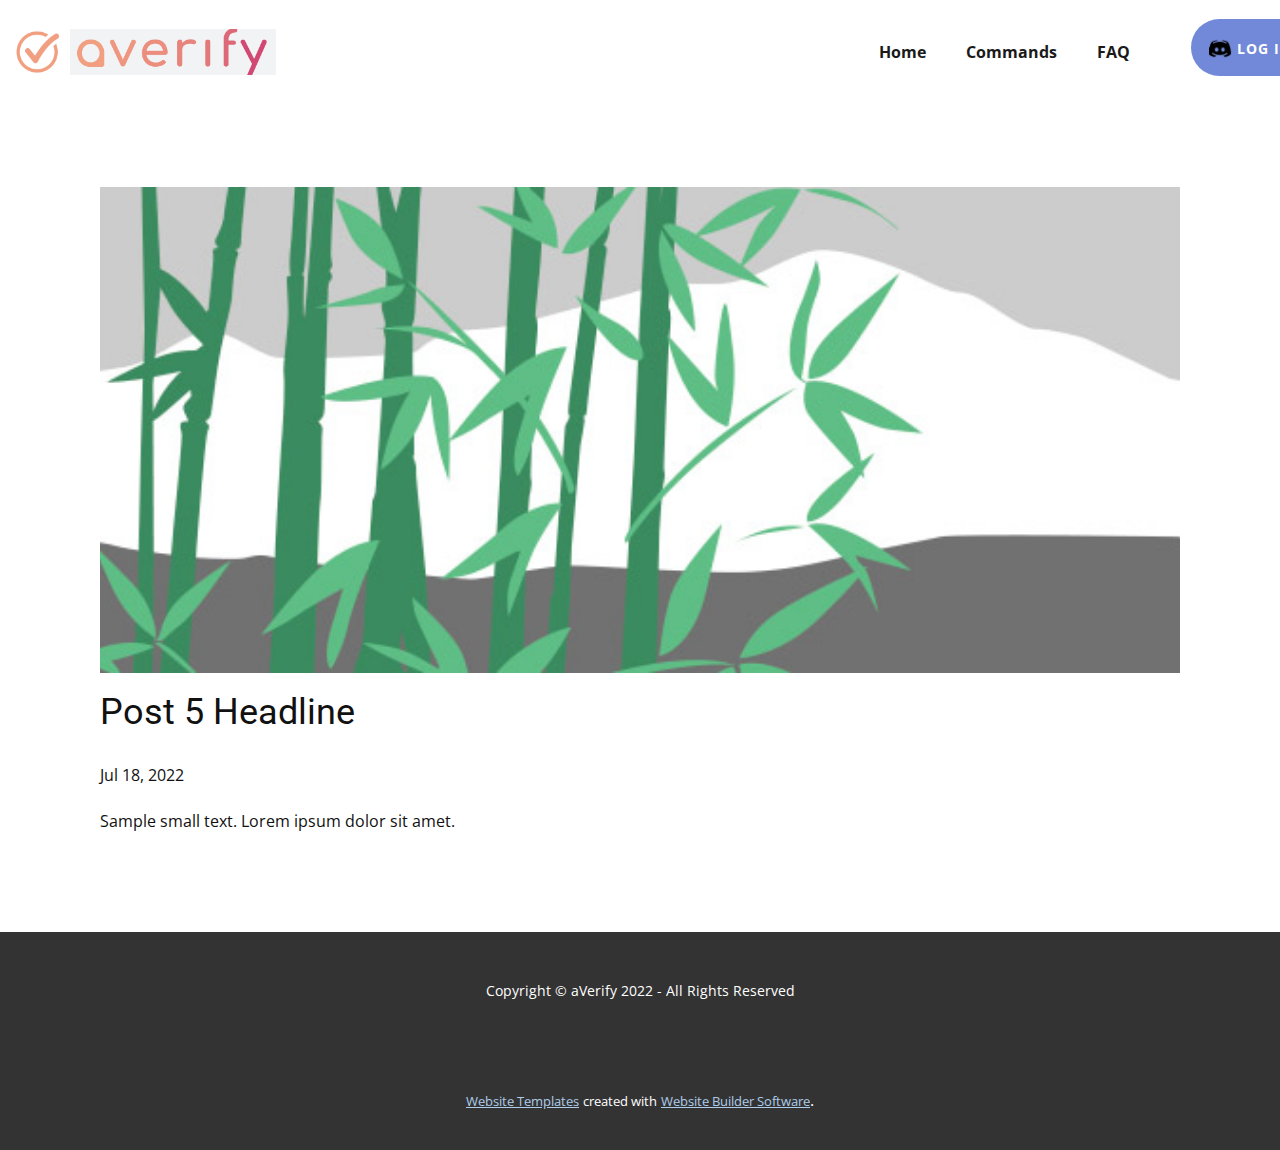
<file: blog/post-4.html>
<!doctype html>
<html style="font-size: 16px;" lang="en"><head>
    <meta name="viewport" content="width=device-width, initial-scale=1.0">
    <meta charset="utf-8">
    <meta name="keywords" content="Post 1 Headline">
    <meta name="description" content="">
    <title>Post 5 Headline</title>
    <link rel="stylesheet" href="../nicepage.css" media="screen">
<link rel="stylesheet" href="../Post-Template.css" media="screen">
    <script class="u-script" type="text/javascript" src="../jquery.js" defer=""></script>
    <script class="u-script" type="text/javascript" src="../nicepage.js" defer=""></script>
    <meta name="generator" content="Nicepage 4.14.1, nicepage.com">
    <link id="u-theme-google-font" rel="stylesheet" href="https://fonts.googleapis.com/css?family=Roboto:100,100i,300,300i,400,400i,500,500i,700,700i,900,900i|Open+Sans:300,300i,400,400i,500,500i,600,600i,700,700i,800,800i">
    
    
    <script type="application/ld+json">{
		"@context": "http://schema.org",
		"@type": "Organization",
		"name": "Site1",
		"logo": "images/Untitleddesign5.png"
}</script>
    <meta name="theme-color" content="#478ac9">
  </head>
  <body class="u-body u-xl-mode" data-lang="en"><header class="u-clearfix u-header u-header" id="sec-15bc"><div class="u-clearfix u-sheet u-sheet-1">
        <a href="https://nicepage.com" class="u-image u-logo u-image-1" data-image-width="800" data-image-height="800">
          <img src="../images/Untitleddesign5.png" class="u-logo-image u-logo-image-1">
        </a>
        <nav class="u-menu u-menu-one-level u-offcanvas u-menu-1">
          <div class="menu-collapse" style="font-size: 1rem; letter-spacing: 0px; font-weight: 700;">
            <a class="u-button-style u-custom-border u-custom-border-color u-custom-borders u-custom-left-right-menu-spacing u-custom-padding-bottom u-custom-text-color u-custom-top-bottom-menu-spacing u-nav-link u-text-active-palette-1-base u-text-hover-palette-2-base" href="#">
              <svg class="u-svg-link" viewBox="0 0 24 24"><use xmlns:xlink="http://www.w3.org/1999/xlink" xlink:href="#menu-hamburger"></use></svg>
              <svg class="u-svg-content" version="1.1" id="menu-hamburger" viewBox="0 0 16 16" x="0px" y="0px" xmlns:xlink="http://www.w3.org/1999/xlink" xmlns="http://www.w3.org/2000/svg"><g><rect y="1" width="16" height="2"></rect><rect y="7" width="16" height="2"></rect><rect y="13" width="16" height="2"></rect>
</g></svg>
            </a>
          </div>
          <div class="u-custom-menu u-nav-container">
            <ul class="u-nav u-spacing-20 u-unstyled u-nav-1"><li class="u-nav-item"><a class="u-button-style u-nav-link u-text-active-palette-1-base u-text-grey-90 u-text-hover-palette-2-base" href="../Home.html" style="padding: 10px;">Home</a>
</li><li class="u-nav-item"><a class="u-button-style u-nav-link u-text-active-palette-1-base u-text-grey-90 u-text-hover-palette-2-base" href="../Commands.html" style="padding: 10px;">Commands</a>
</li><li class="u-nav-item"><a class="u-button-style u-nav-link u-text-active-palette-1-base u-text-grey-90 u-text-hover-palette-2-base" href="../FAQ.html" style="padding: 10px;">FAQ</a>
</li></ul>
          </div>
          <div class="u-custom-menu u-nav-container-collapse">
            <div class="u-black u-container-style u-inner-container-layout u-opacity u-opacity-95 u-sidenav">
              <div class="u-inner-container-layout u-sidenav-overflow">
                <div class="u-menu-close"></div>
                <ul class="u-align-center u-nav u-popupmenu-items u-unstyled u-nav-2"><li class="u-nav-item"><a class="u-button-style u-nav-link" href="../Home.html">Home</a>
</li><li class="u-nav-item"><a class="u-button-style u-nav-link" href="../Commands.html">Commands</a>
</li><li class="u-nav-item"><a class="u-button-style u-nav-link" href="../FAQ.html">FAQ</a>
</li></ul>
              </div>
            </div>
            <div class="u-black u-menu-overlay u-opacity u-opacity-70"></div>
          </div>
        </nav>
        <img class="u-image u-image-default u-image-2" src="../images/Capture.png" alt="" data-image-width="683" data-image-height="192">
        <a href="https://discord.com" class="u-border-none u-btn u-btn-round u-button-style u-custom-color-3 u-hover-palette-1-light-1 u-radius-50 u-btn-1" target="_blank"><span class="u-file-icon u-icon u-icon-1"><img src="../images/Discord-icon-3.png" alt=""></span>&nbsp;Log in
        </a>
      </div></header>
    <section class="u-align-center u-clearfix u-section-1" id="sec-446c">
      <div class="u-clearfix u-sheet u-valign-middle-md u-valign-middle-sm u-valign-middle-xs u-sheet-1"><!--post_details--><!--post_details_options_json--><!--{"source":""}--><!--/post_details_options_json--><!--blog_post-->
        <div class="u-container-style u-expanded-width u-post-details u-post-details-1">
          <div class="u-container-layout u-valign-middle u-container-layout-1"><!--blog_post_image-->
            <img alt="" class="u-blog-control u-expanded-width u-image u-image-default u-image-1" src="[data-uri]"><!--/blog_post_image--><!--blog_post_header-->
            <h2 class="u-blog-control u-text u-text-1">Post 5 Headline</h2><!--/blog_post_header--><!--blog_post_metadata-->
            <div class="u-blog-control u-metadata u-metadata-1"><!--blog_post_metadata_date-->
              <span class="u-meta-date u-meta-icon">Jul 18, 2022</span><!--/blog_post_metadata_date--><!--blog_post_metadata_category-->
              <!--/blog_post_metadata_category--><!--blog_post_metadata_comments-->
              <!--/blog_post_metadata_comments-->
            </div><!--/blog_post_metadata--><!--blog_post_content-->
            <div class="u-align-justify u-blog-control u-post-content u-text u-text-2 fr-view">
  Sample small text. Lorem ipsum dolor sit amet.
  </div><!--/blog_post_content-->
          </div>
        </div><!--/blog_post--><!--/post_details-->
      </div>
    </section>
    
    
    <footer class="u-align-center u-clearfix u-footer u-grey-80 u-footer" id="sec-d549"><div class="u-clearfix u-sheet u-sheet-1">
        <p class="u-small-text u-text u-text-variant u-text-1">Copyright ©&nbsp;aVerify 2022 - All Rights Reserved</p>
      </div></footer>
    <section class="u-backlink u-clearfix u-grey-80">
      <a class="u-link" href="https://nicepage.com/website-templates" target="_blank">
        <span>Website Templates</span>
      </a>
      <p class="u-text">
        <span>created with</span>
      </p>
      <a class="u-link" href="" target="_blank">
        <span>Website Builder Software</span>
      </a>. 
    </section>
  
</body></html>
</file>
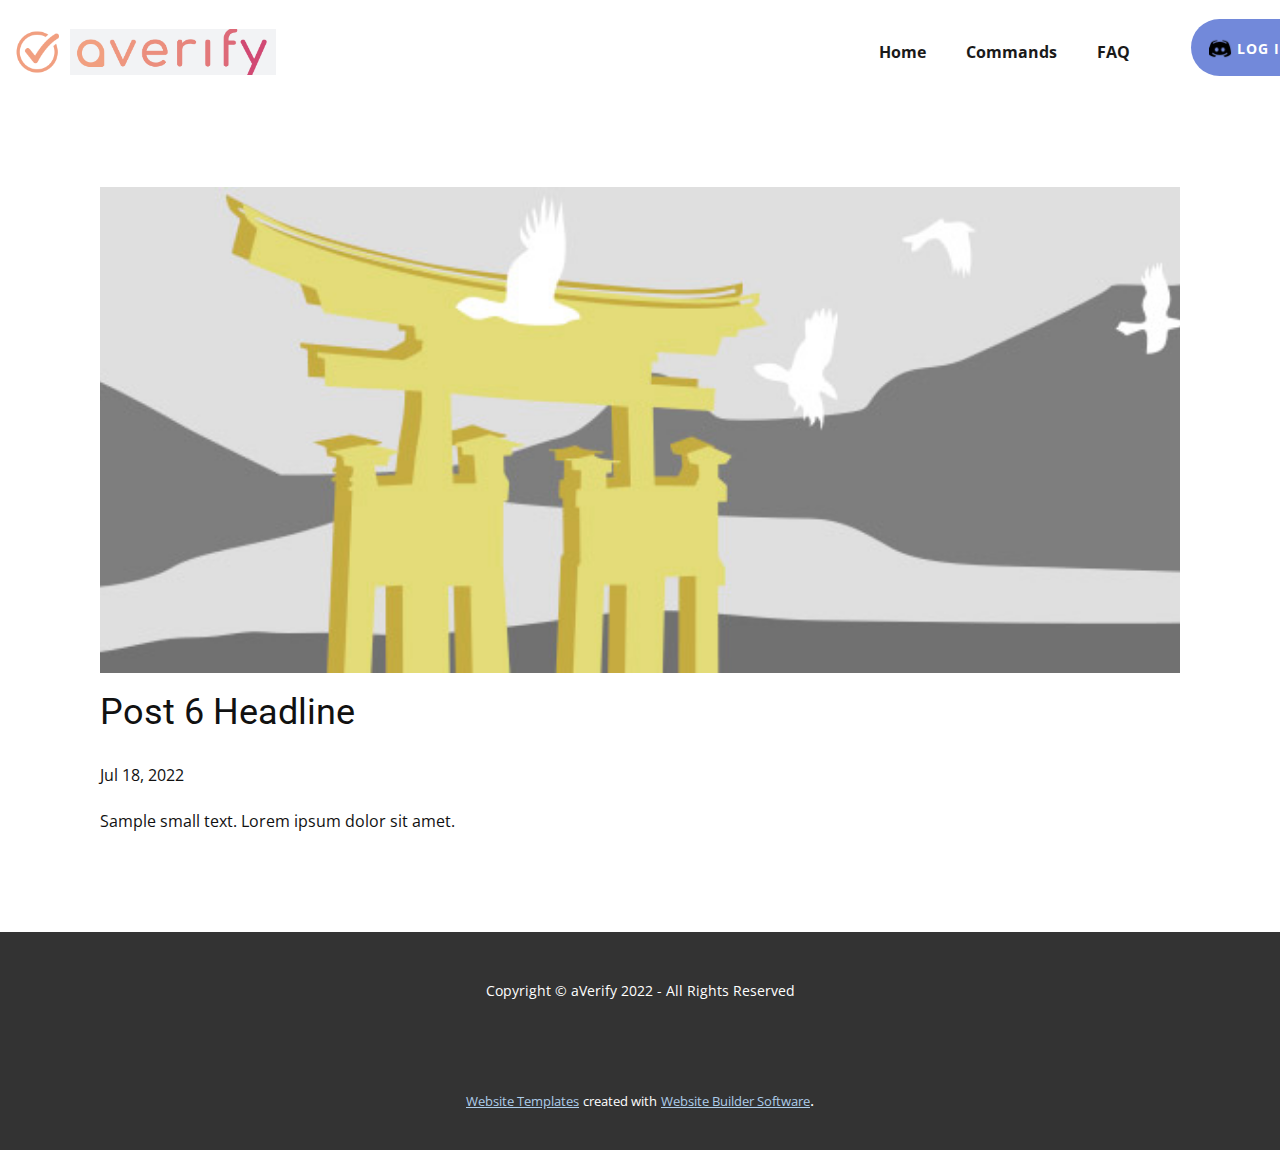
<file: blog/post-5.html>
<!doctype html>
<html style="font-size: 16px;" lang="en"><head>
    <meta name="viewport" content="width=device-width, initial-scale=1.0">
    <meta charset="utf-8">
    <meta name="keywords" content="Post 1 Headline">
    <meta name="description" content="">
    <title>Post 6 Headline</title>
    <link rel="stylesheet" href="../nicepage.css" media="screen">
<link rel="stylesheet" href="../Post-Template.css" media="screen">
    <script class="u-script" type="text/javascript" src="../jquery.js" defer=""></script>
    <script class="u-script" type="text/javascript" src="../nicepage.js" defer=""></script>
    <meta name="generator" content="Nicepage 4.14.1, nicepage.com">
    <link id="u-theme-google-font" rel="stylesheet" href="https://fonts.googleapis.com/css?family=Roboto:100,100i,300,300i,400,400i,500,500i,700,700i,900,900i|Open+Sans:300,300i,400,400i,500,500i,600,600i,700,700i,800,800i">
    
    
    <script type="application/ld+json">{
		"@context": "http://schema.org",
		"@type": "Organization",
		"name": "Site1",
		"logo": "images/Untitleddesign5.png"
}</script>
    <meta name="theme-color" content="#478ac9">
  </head>
  <body class="u-body u-xl-mode" data-lang="en"><header class="u-clearfix u-header u-header" id="sec-15bc"><div class="u-clearfix u-sheet u-sheet-1">
        <a href="https://nicepage.com" class="u-image u-logo u-image-1" data-image-width="800" data-image-height="800">
          <img src="../images/Untitleddesign5.png" class="u-logo-image u-logo-image-1">
        </a>
        <nav class="u-menu u-menu-one-level u-offcanvas u-menu-1">
          <div class="menu-collapse" style="font-size: 1rem; letter-spacing: 0px; font-weight: 700;">
            <a class="u-button-style u-custom-border u-custom-border-color u-custom-borders u-custom-left-right-menu-spacing u-custom-padding-bottom u-custom-text-color u-custom-top-bottom-menu-spacing u-nav-link u-text-active-palette-1-base u-text-hover-palette-2-base" href="#">
              <svg class="u-svg-link" viewBox="0 0 24 24"><use xmlns:xlink="http://www.w3.org/1999/xlink" xlink:href="#menu-hamburger"></use></svg>
              <svg class="u-svg-content" version="1.1" id="menu-hamburger" viewBox="0 0 16 16" x="0px" y="0px" xmlns:xlink="http://www.w3.org/1999/xlink" xmlns="http://www.w3.org/2000/svg"><g><rect y="1" width="16" height="2"></rect><rect y="7" width="16" height="2"></rect><rect y="13" width="16" height="2"></rect>
</g></svg>
            </a>
          </div>
          <div class="u-custom-menu u-nav-container">
            <ul class="u-nav u-spacing-20 u-unstyled u-nav-1"><li class="u-nav-item"><a class="u-button-style u-nav-link u-text-active-palette-1-base u-text-grey-90 u-text-hover-palette-2-base" href="../Home.html" style="padding: 10px;">Home</a>
</li><li class="u-nav-item"><a class="u-button-style u-nav-link u-text-active-palette-1-base u-text-grey-90 u-text-hover-palette-2-base" href="../Commands.html" style="padding: 10px;">Commands</a>
</li><li class="u-nav-item"><a class="u-button-style u-nav-link u-text-active-palette-1-base u-text-grey-90 u-text-hover-palette-2-base" href="../FAQ.html" style="padding: 10px;">FAQ</a>
</li></ul>
          </div>
          <div class="u-custom-menu u-nav-container-collapse">
            <div class="u-black u-container-style u-inner-container-layout u-opacity u-opacity-95 u-sidenav">
              <div class="u-inner-container-layout u-sidenav-overflow">
                <div class="u-menu-close"></div>
                <ul class="u-align-center u-nav u-popupmenu-items u-unstyled u-nav-2"><li class="u-nav-item"><a class="u-button-style u-nav-link" href="../Home.html">Home</a>
</li><li class="u-nav-item"><a class="u-button-style u-nav-link" href="../Commands.html">Commands</a>
</li><li class="u-nav-item"><a class="u-button-style u-nav-link" href="../FAQ.html">FAQ</a>
</li></ul>
              </div>
            </div>
            <div class="u-black u-menu-overlay u-opacity u-opacity-70"></div>
          </div>
        </nav>
        <img class="u-image u-image-default u-image-2" src="../images/Capture.png" alt="" data-image-width="683" data-image-height="192">
        <a href="https://discord.com" class="u-border-none u-btn u-btn-round u-button-style u-custom-color-3 u-hover-palette-1-light-1 u-radius-50 u-btn-1" target="_blank"><span class="u-file-icon u-icon u-icon-1"><img src="../images/Discord-icon-3.png" alt=""></span>&nbsp;Log in
        </a>
      </div></header>
    <section class="u-align-center u-clearfix u-section-1" id="sec-446c">
      <div class="u-clearfix u-sheet u-valign-middle-md u-valign-middle-sm u-valign-middle-xs u-sheet-1"><!--post_details--><!--post_details_options_json--><!--{"source":""}--><!--/post_details_options_json--><!--blog_post-->
        <div class="u-container-style u-expanded-width u-post-details u-post-details-1">
          <div class="u-container-layout u-valign-middle u-container-layout-1"><!--blog_post_image-->
            <img alt="" class="u-blog-control u-expanded-width u-image u-image-default u-image-1" src="[data-uri]"><!--/blog_post_image--><!--blog_post_header-->
            <h2 class="u-blog-control u-text u-text-1">Post 6 Headline</h2><!--/blog_post_header--><!--blog_post_metadata-->
            <div class="u-blog-control u-metadata u-metadata-1"><!--blog_post_metadata_date-->
              <span class="u-meta-date u-meta-icon">Jul 18, 2022</span><!--/blog_post_metadata_date--><!--blog_post_metadata_category-->
              <!--/blog_post_metadata_category--><!--blog_post_metadata_comments-->
              <!--/blog_post_metadata_comments-->
            </div><!--/blog_post_metadata--><!--blog_post_content-->
            <div class="u-align-justify u-blog-control u-post-content u-text u-text-2 fr-view">
  Sample small text. Lorem ipsum dolor sit amet.
  </div><!--/blog_post_content-->
          </div>
        </div><!--/blog_post--><!--/post_details-->
      </div>
    </section>
    
    
    <footer class="u-align-center u-clearfix u-footer u-grey-80 u-footer" id="sec-d549"><div class="u-clearfix u-sheet u-sheet-1">
        <p class="u-small-text u-text u-text-variant u-text-1">Copyright ©&nbsp;aVerify 2022 - All Rights Reserved</p>
      </div></footer>
    <section class="u-backlink u-clearfix u-grey-80">
      <a class="u-link" href="https://nicepage.com/website-templates" target="_blank">
        <span>Website Templates</span>
      </a>
      <p class="u-text">
        <span>created with</span>
      </p>
      <a class="u-link" href="" target="_blank">
        <span>Website Builder Software</span>
      </a>. 
    </section>
  
</body></html>
</file>
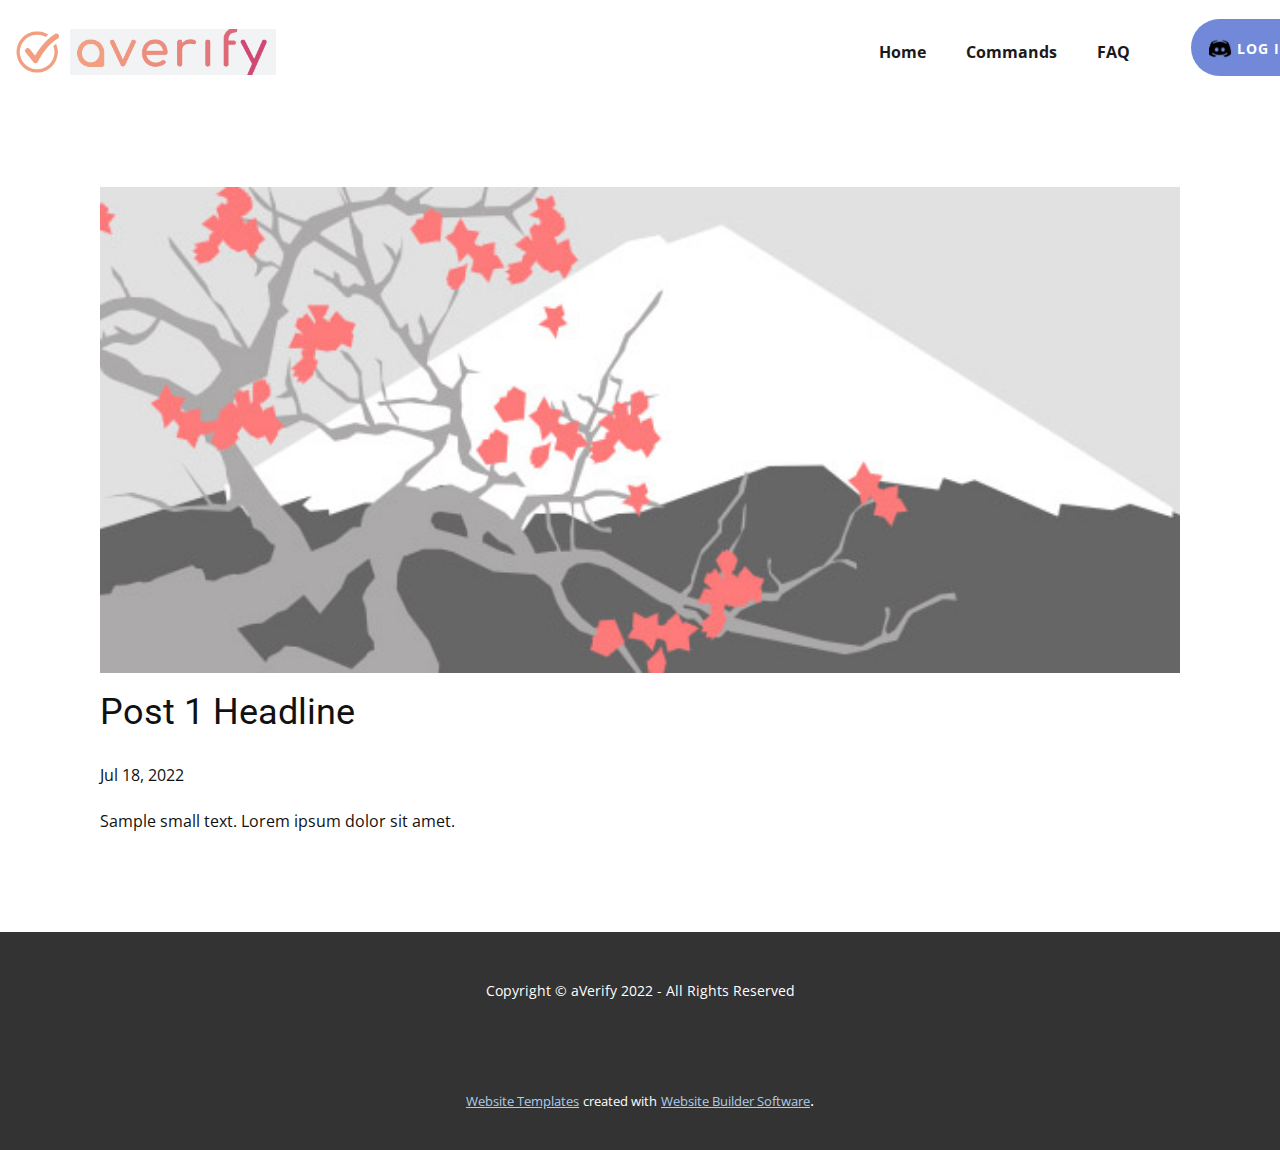
<file: blog/post.html>
<!doctype html>
<html style="font-size: 16px;" lang="en"><head>
    <meta name="viewport" content="width=device-width, initial-scale=1.0">
    <meta charset="utf-8">
    <meta name="keywords" content="Post 1 Headline">
    <meta name="description" content="">
    <title>Post 1 Headline</title>
    <link rel="stylesheet" href="../nicepage.css" media="screen">
<link rel="stylesheet" href="../Post-Template.css" media="screen">
    <script class="u-script" type="text/javascript" src="../jquery.js" defer=""></script>
    <script class="u-script" type="text/javascript" src="../nicepage.js" defer=""></script>
    <meta name="generator" content="Nicepage 4.14.1, nicepage.com">
    <link id="u-theme-google-font" rel="stylesheet" href="https://fonts.googleapis.com/css?family=Roboto:100,100i,300,300i,400,400i,500,500i,700,700i,900,900i|Open+Sans:300,300i,400,400i,500,500i,600,600i,700,700i,800,800i">
    
    
    <script type="application/ld+json">{
		"@context": "http://schema.org",
		"@type": "Organization",
		"name": "Site1",
		"logo": "images/Untitleddesign5.png"
}</script>
    <meta name="theme-color" content="#478ac9">
  </head>
  <body class="u-body u-xl-mode" data-lang="en"><header class="u-clearfix u-header u-header" id="sec-15bc"><div class="u-clearfix u-sheet u-sheet-1">
        <a href="https://nicepage.com" class="u-image u-logo u-image-1" data-image-width="800" data-image-height="800">
          <img src="../images/Untitleddesign5.png" class="u-logo-image u-logo-image-1">
        </a>
        <nav class="u-menu u-menu-one-level u-offcanvas u-menu-1">
          <div class="menu-collapse" style="font-size: 1rem; letter-spacing: 0px; font-weight: 700;">
            <a class="u-button-style u-custom-border u-custom-border-color u-custom-borders u-custom-left-right-menu-spacing u-custom-padding-bottom u-custom-text-color u-custom-top-bottom-menu-spacing u-nav-link u-text-active-palette-1-base u-text-hover-palette-2-base" href="#">
              <svg class="u-svg-link" viewBox="0 0 24 24"><use xmlns:xlink="http://www.w3.org/1999/xlink" xlink:href="#menu-hamburger"></use></svg>
              <svg class="u-svg-content" version="1.1" id="menu-hamburger" viewBox="0 0 16 16" x="0px" y="0px" xmlns:xlink="http://www.w3.org/1999/xlink" xmlns="http://www.w3.org/2000/svg"><g><rect y="1" width="16" height="2"></rect><rect y="7" width="16" height="2"></rect><rect y="13" width="16" height="2"></rect>
</g></svg>
            </a>
          </div>
          <div class="u-custom-menu u-nav-container">
            <ul class="u-nav u-spacing-20 u-unstyled u-nav-1"><li class="u-nav-item"><a class="u-button-style u-nav-link u-text-active-palette-1-base u-text-grey-90 u-text-hover-palette-2-base" href="../Home.html" style="padding: 10px;">Home</a>
</li><li class="u-nav-item"><a class="u-button-style u-nav-link u-text-active-palette-1-base u-text-grey-90 u-text-hover-palette-2-base" href="../Commands.html" style="padding: 10px;">Commands</a>
</li><li class="u-nav-item"><a class="u-button-style u-nav-link u-text-active-palette-1-base u-text-grey-90 u-text-hover-palette-2-base" href="../FAQ.html" style="padding: 10px;">FAQ</a>
</li></ul>
          </div>
          <div class="u-custom-menu u-nav-container-collapse">
            <div class="u-black u-container-style u-inner-container-layout u-opacity u-opacity-95 u-sidenav">
              <div class="u-inner-container-layout u-sidenav-overflow">
                <div class="u-menu-close"></div>
                <ul class="u-align-center u-nav u-popupmenu-items u-unstyled u-nav-2"><li class="u-nav-item"><a class="u-button-style u-nav-link" href="../Home.html">Home</a>
</li><li class="u-nav-item"><a class="u-button-style u-nav-link" href="../Commands.html">Commands</a>
</li><li class="u-nav-item"><a class="u-button-style u-nav-link" href="../FAQ.html">FAQ</a>
</li></ul>
              </div>
            </div>
            <div class="u-black u-menu-overlay u-opacity u-opacity-70"></div>
          </div>
        </nav>
        <img class="u-image u-image-default u-image-2" src="../images/Capture.png" alt="" data-image-width="683" data-image-height="192">
        <a href="https://discord.com" class="u-border-none u-btn u-btn-round u-button-style u-custom-color-3 u-hover-palette-1-light-1 u-radius-50 u-btn-1" target="_blank"><span class="u-file-icon u-icon u-icon-1"><img src="../images/Discord-icon-3.png" alt=""></span>&nbsp;Log in
        </a>
      </div></header>
    <section class="u-align-center u-clearfix u-section-1" id="sec-446c">
      <div class="u-clearfix u-sheet u-valign-middle-md u-valign-middle-sm u-valign-middle-xs u-sheet-1"><!--post_details--><!--post_details_options_json--><!--{"source":""}--><!--/post_details_options_json--><!--blog_post-->
        <div class="u-container-style u-expanded-width u-post-details u-post-details-1">
          <div class="u-container-layout u-valign-middle u-container-layout-1"><!--blog_post_image-->
            <img alt="" class="u-blog-control u-expanded-width u-image u-image-default u-image-1" src="[data-uri]"><!--/blog_post_image--><!--blog_post_header-->
            <h2 class="u-blog-control u-text u-text-1">Post 1 Headline</h2><!--/blog_post_header--><!--blog_post_metadata-->
            <div class="u-blog-control u-metadata u-metadata-1"><!--blog_post_metadata_date-->
              <span class="u-meta-date u-meta-icon">Jul 18, 2022</span><!--/blog_post_metadata_date--><!--blog_post_metadata_category-->
              <!--/blog_post_metadata_category--><!--blog_post_metadata_comments-->
              <!--/blog_post_metadata_comments-->
            </div><!--/blog_post_metadata--><!--blog_post_content-->
            <div class="u-align-justify u-blog-control u-post-content u-text u-text-2 fr-view">
  Sample small text. Lorem ipsum dolor sit amet.
  </div><!--/blog_post_content-->
          </div>
        </div><!--/blog_post--><!--/post_details-->
      </div>
    </section>
    
    
    <footer class="u-align-center u-clearfix u-footer u-grey-80 u-footer" id="sec-d549"><div class="u-clearfix u-sheet u-sheet-1">
        <p class="u-small-text u-text u-text-variant u-text-1">Copyright ©&nbsp;aVerify 2022 - All Rights Reserved</p>
      </div></footer>
    <section class="u-backlink u-clearfix u-grey-80">
      <a class="u-link" href="https://nicepage.com/website-templates" target="_blank">
        <span>Website Templates</span>
      </a>
      <p class="u-text">
        <span>created with</span>
      </p>
      <a class="u-link" href="" target="_blank">
        <span>Website Builder Software</span>
      </a>. 
    </section>
  
</body></html>
</file>
